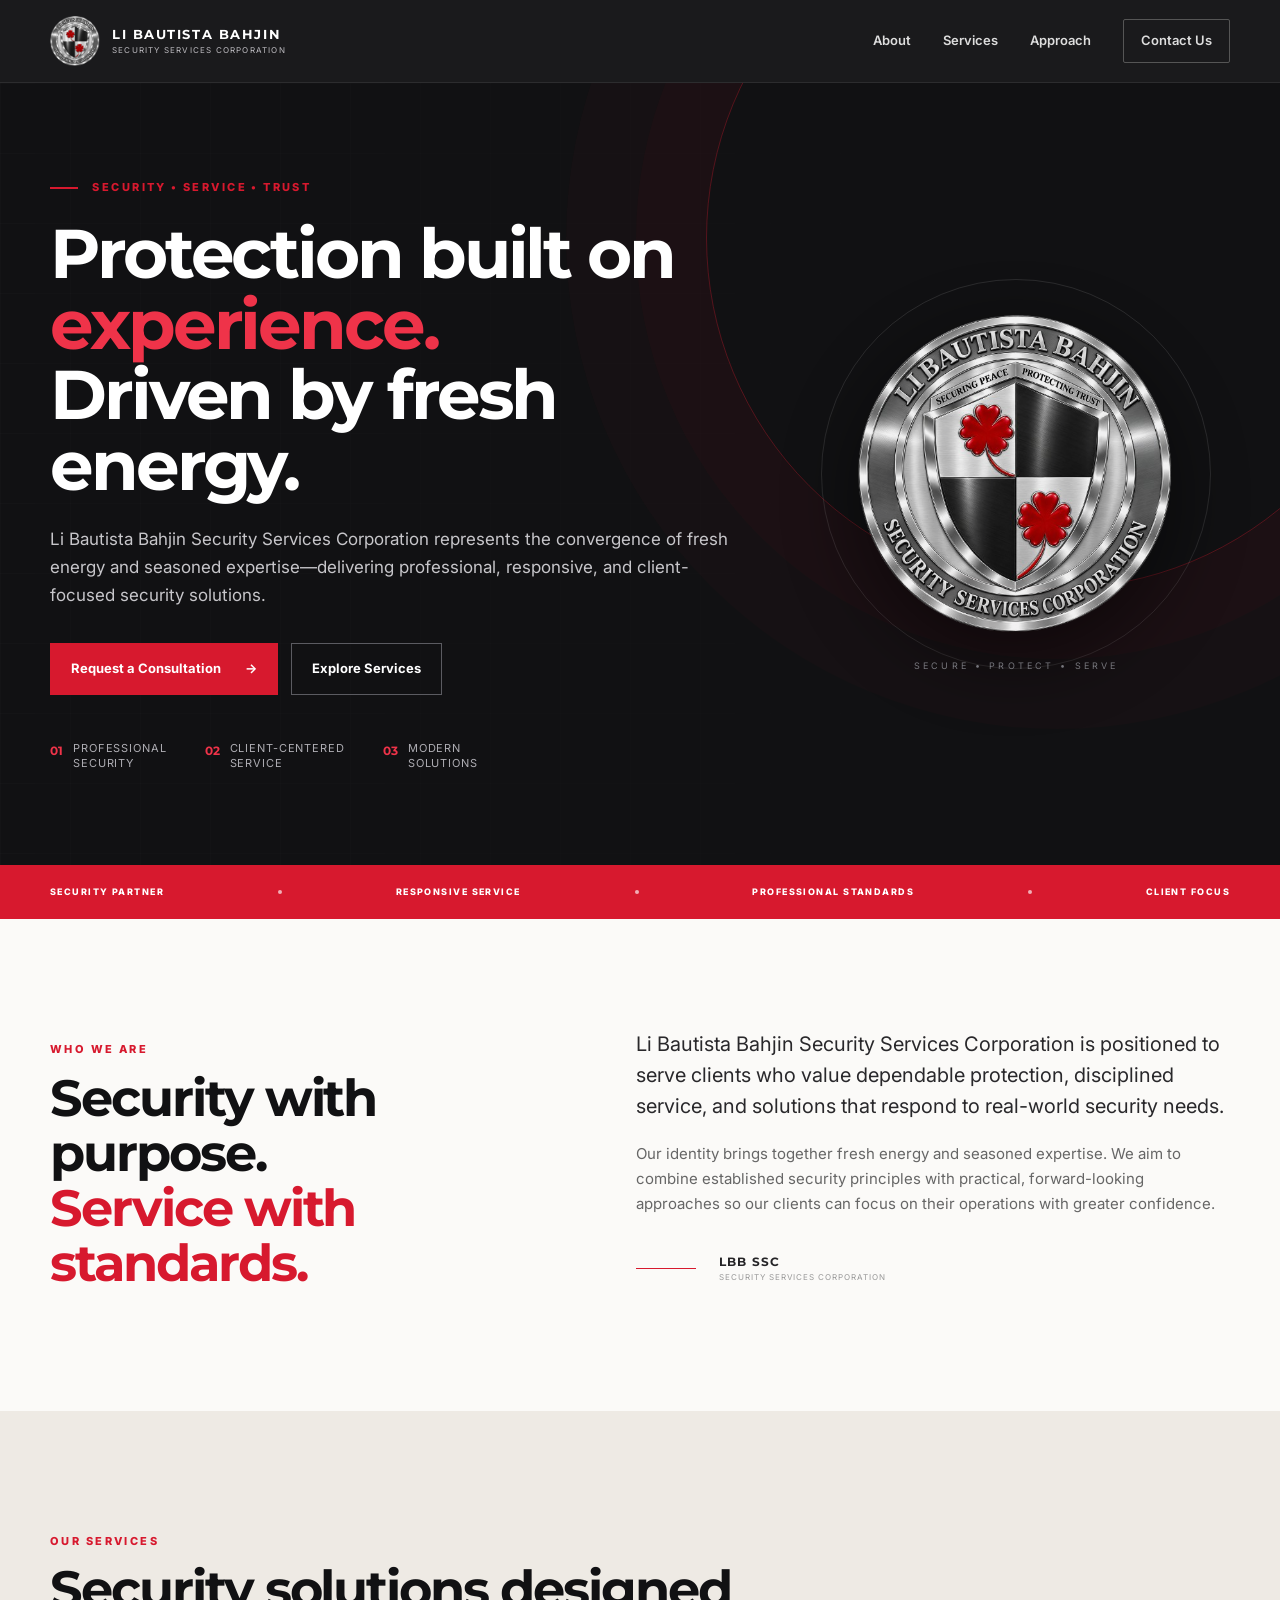
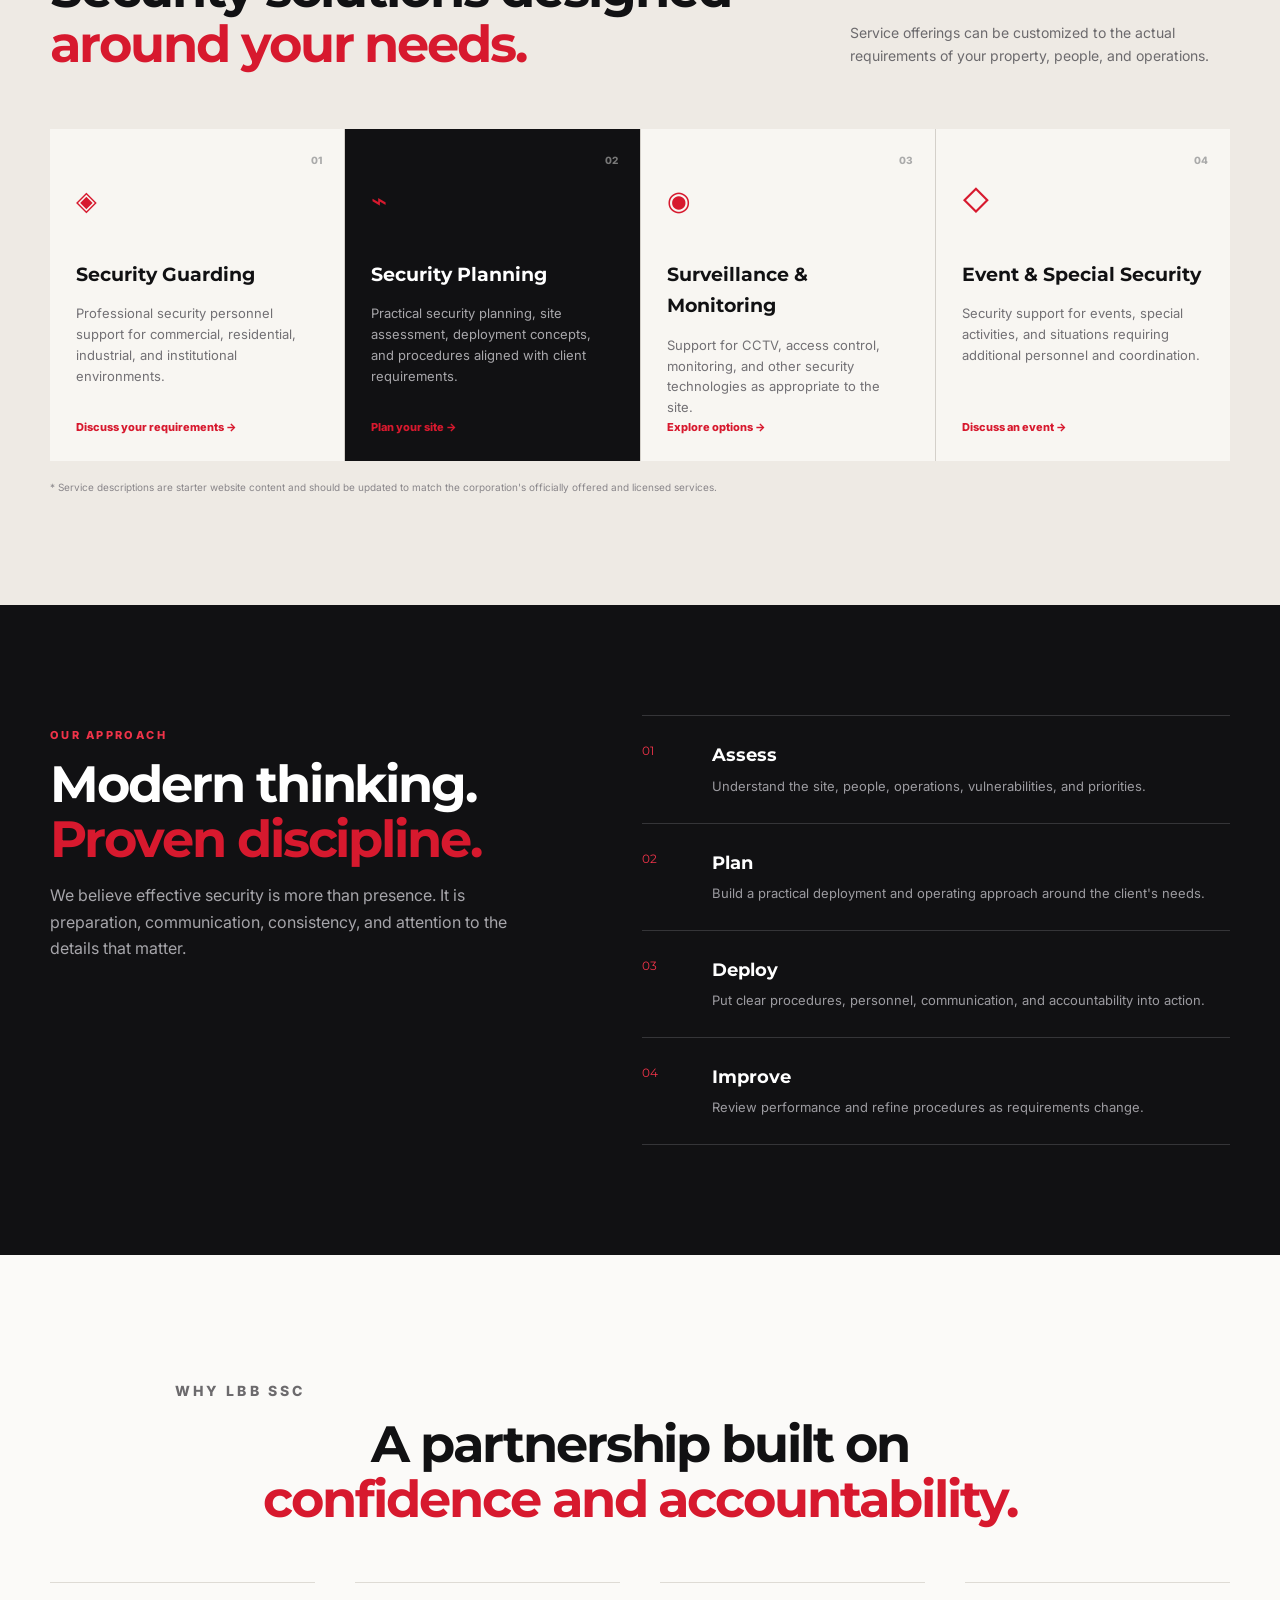
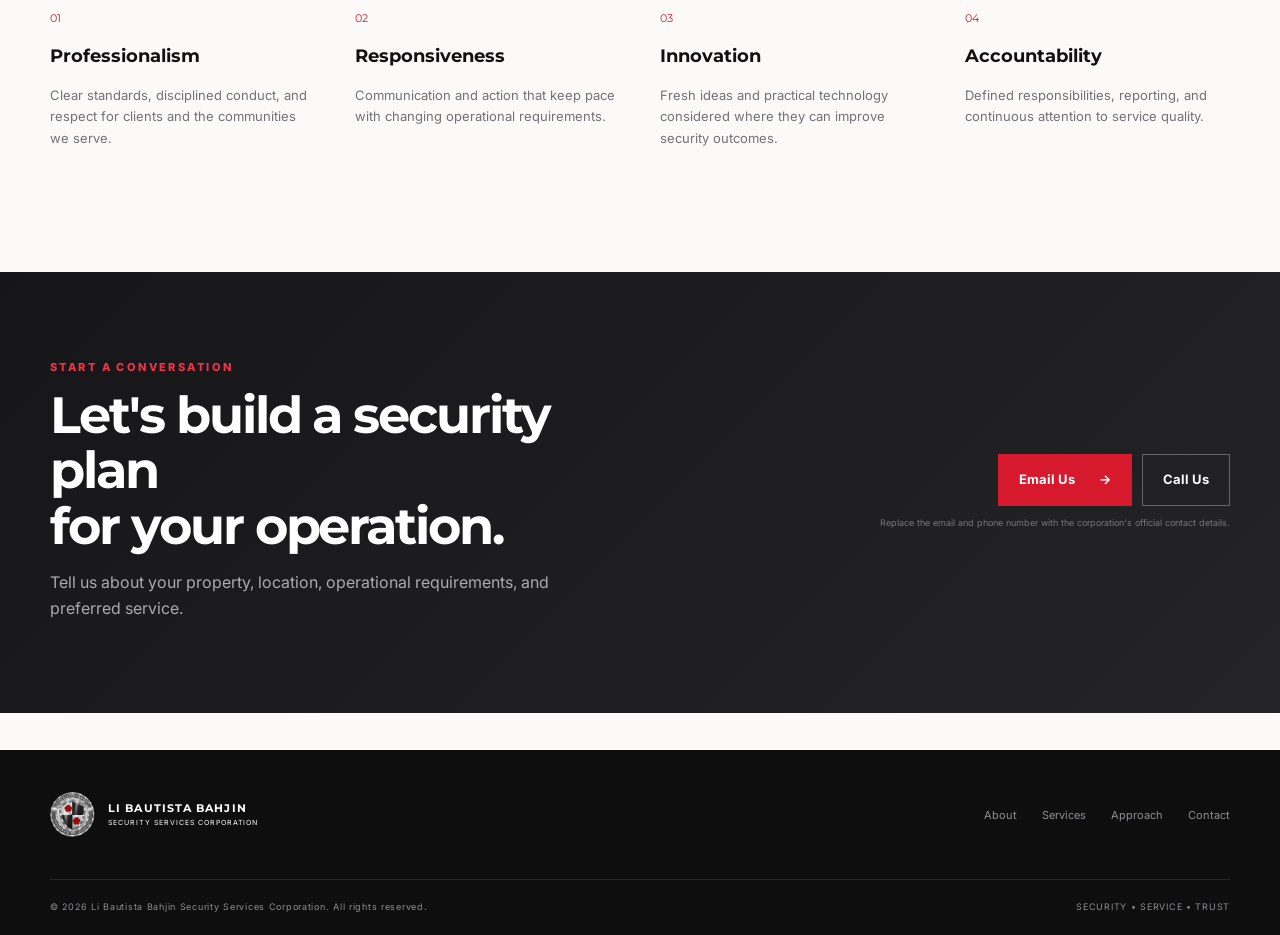
<file: index.html>
<!DOCTYPE html>
<html lang="en">
<head>
  <meta charset="UTF-8">
  <meta name="viewport" content="width=device-width, initial-scale=1.0">
  <meta name="description" content="Li Bautista Bahjin Security Services Corporation — fresh energy, seasoned expertise, and professional security solutions.">
  <title>Li Bautista Bahjin Security Services Corporation</title>
  <link rel="preconnect" href="https://fonts.googleapis.com">
  <link rel="preconnect" href="https://fonts.gstatic.com" crossorigin>
  <link href="https://fonts.googleapis.com/css2?family=Inter:wght@400;500;600;700&family=Montserrat:wght@600;700;800&display=swap" rel="stylesheet">
  <link rel="stylesheet" href="style.css">
</head>
<body>
  <header class="site-header" id="top">
    <div class="container nav-wrap">
      <a class="brand" href="#top" aria-label="LBB Security Services home">
        <img src="./assets/logo.png" alt="Li Bautista Bahjin Security Services Corporation logo">
        <div class="brand-text">
          <strong>LI BAUTISTA BAHJIN</strong>
          <span>SECURITY SERVICES CORPORATION</span>
        </div>
      </a>
      <button class="menu-toggle" aria-label="Open menu" aria-expanded="false">☰</button>
      <nav class="nav">
        <a href="#about">About</a>
        <a href="#services">Services</a>
        <a href="#approach">Approach</a>
        <a href="#contact" class="nav-cta">Contact Us</a>
      </nav>
    </div>
  </header>

  <main>
    <section class="hero">
      <div class="hero-grid"></div>
      <div class="container hero-content">
        <div class="hero-copy">
          <div class="eyebrow"><span></span> SECURITY • SERVICE • TRUST</div>
          <h1>Protection built on <em>experience.</em><br>Driven by fresh energy.</h1>
          <p class="hero-lead">
            Li Bautista Bahjin Security Services Corporation represents the convergence of
            fresh energy and seasoned expertise—delivering professional, responsive, and
            client-focused security solutions.
          </p>
          <div class="hero-actions">
            <a href="#contact" class="btn btn-primary">Request a Consultation <span>→</span></a>
            <a href="#services" class="btn btn-ghost">Explore Services</a>
          </div>
          <div class="hero-points">
            <div><b>01</b><span>Professional<br>Security</span></div>
            <div><b>02</b><span>Client-Centered<br>Service</span></div>
            <div><b>03</b><span>Modern<br>Solutions</span></div>
          </div>
        </div>
        <div class="hero-emblem">
          <div class="emblem-ring"></div>
          <img src="./assets/logo.png" alt="" aria-hidden="true">
          <div class="emblem-caption">SECURE • PROTECT • SERVE</div>
        </div>
      </div>
    </section>

    <section class="trust-strip">
      <div class="container strip-inner">
        <span>SECURITY PARTNER</span><i></i>
        <span>RESPONSIVE SERVICE</span><i></i>
        <span>PROFESSIONAL STANDARDS</span><i></i>
        <span>CLIENT FOCUS</span>
      </div>
    </section>

    <section class="section about" id="about">
      <div class="container two-col">
        <div>
          <p class="section-kicker">WHO WE ARE</p>
          <h2>Security with purpose.<br><span>Service with standards.</span></h2>
        </div>
        <div class="section-copy">
          <p class="lead">
            Li Bautista Bahjin Security Services Corporation is positioned to serve clients
            who value dependable protection, disciplined service, and solutions that respond
            to real-world security needs.
          </p>
          <p>
            Our identity brings together fresh energy and seasoned expertise. We aim to
            combine established security principles with practical, forward-looking
            approaches so our clients can focus on their operations with greater confidence.
          </p>
          <div class="signature-line"><span></span><strong>LBB SSC</strong><small>SECURITY SERVICES CORPORATION</small></div>
        </div>
      </div>
    </section>

    <section class="section services" id="services">
      <div class="container">
        <div class="section-heading">
          <div>
            <p class="section-kicker">OUR SERVICES</p>
            <h2>Security solutions designed<br><span>around your needs.</span></h2>
          </div>
          <p>Service offerings can be customized to the actual requirements of your property, people, and operations.</p>
        </div>
        <div class="service-grid">
          <article class="service-card">
            <div class="service-number">01</div>
            <div class="icon">◈</div>
            <h3>Security Guarding</h3>
            <p>Professional security personnel support for commercial, residential, industrial, and institutional environments.</p>
            <a href="#contact">Discuss your requirements →</a>
          </article>
          <article class="service-card featured">
            <div class="service-number">02</div>
            <div class="icon">⌁</div>
            <h3>Security Planning</h3>
            <p>Practical security planning, site assessment, deployment concepts, and procedures aligned with client requirements.</p>
            <a href="#contact">Plan your site →</a>
          </article>
          <article class="service-card">
            <div class="service-number">03</div>
            <div class="icon">◉</div>
            <h3>Surveillance & Monitoring</h3>
            <p>Support for CCTV, access control, monitoring, and other security technologies as appropriate to the site.</p>
            <a href="#contact">Explore options →</a>
          </article>
          <article class="service-card">
            <div class="service-number">04</div>
            <div class="icon">◇</div>
            <h3>Event & Special Security</h3>
            <p>Security support for events, special activities, and situations requiring additional personnel and coordination.</p>
            <a href="#contact">Discuss an event →</a>
          </article>
        </div>
        <p class="editable-note">* Service descriptions are starter website content and should be updated to match the corporation's officially offered and licensed services.</p>
      </div>
    </section>

    <section class="section dark-section" id="approach">
      <div class="container approach-grid">
        <div class="approach-intro">
          <p class="section-kicker light">OUR APPROACH</p>
          <h2>Modern thinking.<br><span>Proven discipline.</span></h2>
          <p>We believe effective security is more than presence. It is preparation, communication, consistency, and attention to the details that matter.</p>
        </div>
        <div class="principles">
          <div class="principle">
            <span>01</span>
            <div><h3>Assess</h3><p>Understand the site, people, operations, vulnerabilities, and priorities.</p></div>
          </div>
          <div class="principle">
            <span>02</span>
            <div><h3>Plan</h3><p>Build a practical deployment and operating approach around the client's needs.</p></div>
          </div>
          <div class="principle">
            <span>03</span>
            <div><h3>Deploy</h3><p>Put clear procedures, personnel, communication, and accountability into action.</p></div>
          </div>
          <div class="principle">
            <span>04</span>
            <div><h3>Improve</h3><p>Review performance and refine procedures as requirements change.</p></div>
          </div>
        </div>
      </div>
    </section>

    <section class="section values">
      <div class="container">
        <div class="section-heading centered">
          <p class="section-kicker">WHY LBB SSC</p>
          <h2>A partnership built on<br><span>confidence and accountability.</span></h2>
        </div>
        <div class="value-grid">
          <div class="value"><span>01</span><h3>Professionalism</h3><p>Clear standards, disciplined conduct, and respect for clients and the communities we serve.</p></div>
          <div class="value"><span>02</span><h3>Responsiveness</h3><p>Communication and action that keep pace with changing operational requirements.</p></div>
          <div class="value"><span>03</span><h3>Innovation</h3><p>Fresh ideas and practical technology considered where they can improve security outcomes.</p></div>
          <div class="value"><span>04</span><h3>Accountability</h3><p>Defined responsibilities, reporting, and continuous attention to service quality.</p></div>
        </div>
      </div>
    </section>

    <section class="cta-section" id="contact">
      <div class="container cta-box">
        <div>
          <p class="section-kicker light">START A CONVERSATION</p>
          <h2>Let's build a security plan<br>for your operation.</h2>
          <p>Tell us about your property, location, operational requirements, and preferred service.</p>
        </div>
        <div class="contact-actions">
          <a class="btn btn-primary" href="mailto:main@lbbssc.agency">Email Us <span>→</span></a>
          <a class="btn btn-outline-light" href="tel:+639681807085">Call Us</a>
          <small>Replace the email and phone number with the corporation's official contact details.</small>
        </div>
      </div>
    </section>
      <a href="./sub/president.html" class="btn"></a>
      <a href="./sub/vpresident.html" class="btn"></a>
      <a href="./sub/corpsec.html" class="btn"></a>
      <a href="./sub/genman.html" class="btn"></a>
      <a href="./sub/opsman1.html" class="btn"></a>
      <a href="./sub/hr-manager.html" class="btn"></a>
      <a href="./sub/admin1.html" class="btn"></a>
      <a href="./sub/oic.html" class="btn"></a>
      <a href="./sub/opsman2.html" class="btn"></a>
      <a href="./sub/admin2.html" class="btn"></a>
      <a href="./sub/acct.html" class="btn"></a>
  </main>

  <footer>
    <div class="container footer-main">
      <div class="footer-brand">
        <img src="./assets/logo.png" alt="LBB SSC logo">
        <div><strong>LI BAUTISTA BAHJIN</strong><span>SECURITY SERVICES CORPORATION</span></div>
      </div>
      <div class="footer-links">
        <a href="#about">About</a><a href="#services">Services</a><a href="#approach">Approach</a><a href="#contact">Contact</a>
      </div>
    </div>
    <div class="container footer-bottom">
      <span>© <span id="year"></span> Li Bautista Bahjin Security Services Corporation. All rights reserved.</span>
      <span>SECURITY • SERVICE • TRUST</span>
    </div>
  </footer>

  <script src="script.js"></script>
</body>
</html>
</file>
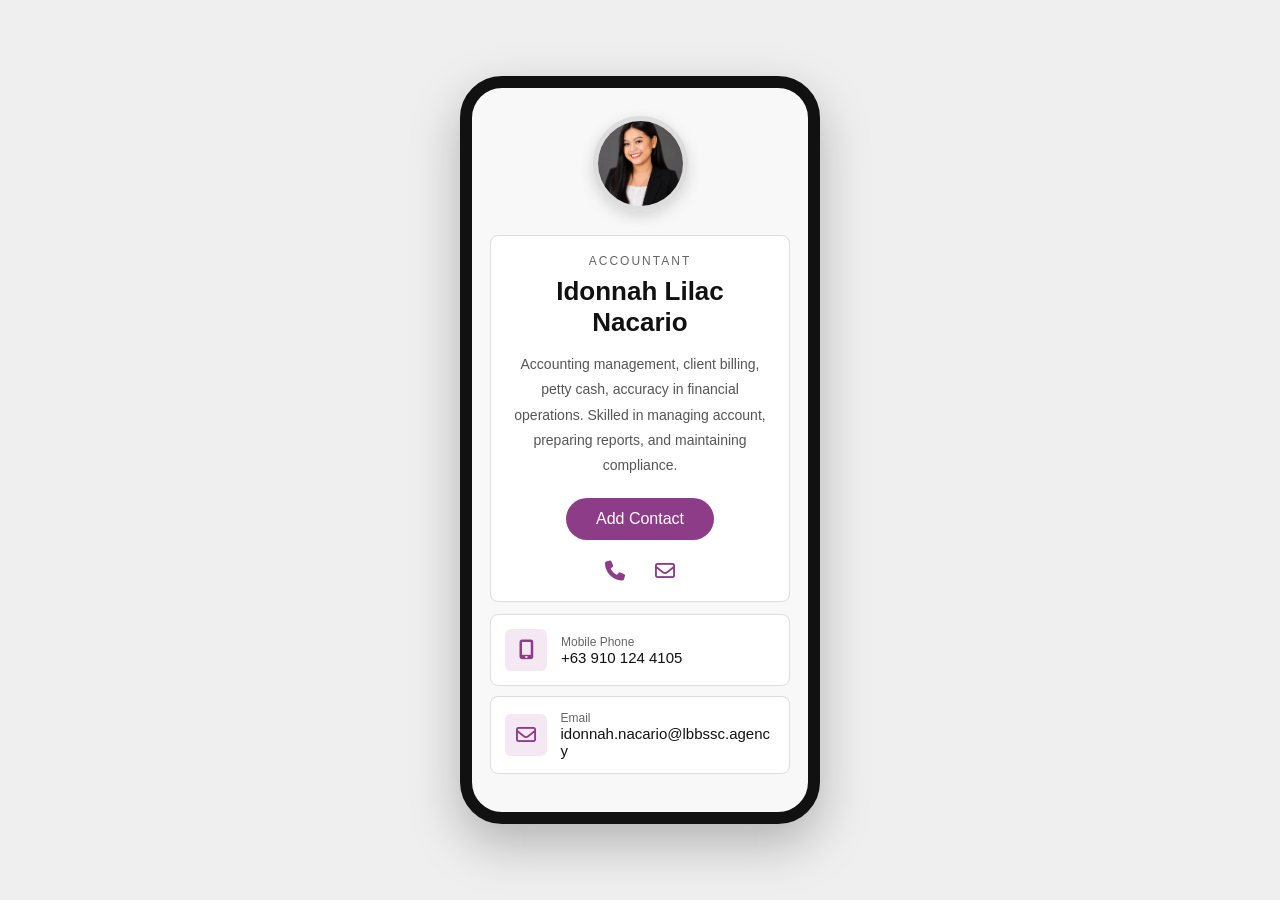
<file: sub/acct.html>
<!DOCTYPE html>
<html lang="en">
<head>
<meta charset="UTF-8">
<meta name="viewport" content="width=device-width, initial-scale=1.0">
<title>Accountant | Idonnah Lilac Nacario</title>

<link rel="stylesheet" href="https://cdnjs.cloudflare.com/ajax/libs/font-awesome/6.5.2/css/all.min.css">

<style>
*{
    margin:0;
    padding:0;
    box-sizing:border-box;
    font-family: "Poppins", sans-serif;
}

body{
    background:#efefef;
    display:flex;
    justify-content:center;
    align-items:center;
    min-height:100vh;
    padding:30px 15px;
}

.phone-frame{
    width:360px;
    background:#f8f8f8;
    border:12px solid #111;
    border-radius:42px;
    padding:28px 18px;
    box-shadow:0 20px 50px rgba(0,0,0,.25);
}

.profile{
    text-align:center;
    margin-bottom:20px;
}

.profile img{
    width:95px;
    height:95px;
    border-radius:50%;
    object-fit:cover;
    border:5px solid #ddd;
    box-shadow:0 5px 15px rgba(0,0,0,.15);
}

.card{
    background:white;
    border:1px solid #ddd;
    border-radius:8px;
    padding:18px;
    text-align:center;
}

.role{
    font-size:12px;
    letter-spacing:2px;
    color:#666;
    text-transform:uppercase;
    margin-bottom:8px;
}

.card h2{
    color:#111;
    font-size:26px;
    line-height:1.2;
    margin-bottom:14px;
}

.card p{
    color:#555;
    font-size:14px;
    line-height:1.8;
    margin-bottom:20px;
}

.btn{
    display:inline-block;
    background:#8d3c88;
    color:white;
    text-decoration:none;
    padding:12px 30px;
    border-radius:30px;
    font-weight:500;
    transition:.3s;
}

.btn:hover{
    background:#6d2d69;
}

.icons{
    display:flex;
    justify-content:center;
    gap:30px;
    margin-top:20px;
}

.icons a{
    color:#8d3c88;
    font-size:20px;
    transition:.3s;
}

.icons a:hover{
    transform:scale(1.15);
}

.info{
    margin-top:12px;
}

.info-box{
    display:flex;
    align-items:center;
    gap:14px;
    background:white;
    border:1px solid #ddd;
    border-radius:8px;
    padding:14px;
    margin-bottom:10px;
}

.icon{
    width:42px;
    height:42px;
    background:#f4e9f3;
    border-radius:6px;
    display:flex;
    align-items:center;
    justify-content:center;
    color:#8d3c88;
    font-size:20px;
}

.label{
    font-size:12px;
    color:#666;
}

.value{
    font-size:15px;
    color:#111;
    word-break:break-word;
}

@media(max-width:420px){
    .phone-frame{
        width:100%;
        border-width:8px;
        border-radius:30px;
    }

    .card h2{
        font-size:22px;
    }
}
</style>
</head>
<body>

<div class="phone-frame">

    <div class="profile">
        <img src="../images/acct.jpg" alt="Iddonah Lilac Nacario">
    </div>

    <div class="card">

        <div class="role">Accountant</div>

        <h2>Idonnah Lilac Nacario</h2>

        <p>
            Accounting management, client billing, petty cash, accuracy in financial operations. Skilled in managing account, preparing reports, and maintaining compliance.
        </p>

        <a href="#contact" class="btn">Add Contact</a>

        <div class="icons">
            <a href="tel:+639101244105"><i class="fa-solid fa-phone"></i></a>
            <a href="mailto:idonnah.nacario@lbbssc.agency">
                <i class="fa-regular fa-envelope"></i>
            </a>
        </div>

    </div>

    <div class="info" id="contact">

        <div class="info-box">
            <div class="icon">
                <i class="fa-solid fa-mobile-screen-button"></i>
            </div>
            <div>
                <div class="label">Mobile Phone</div>
                <div class="value">+63 910 124 4105</div>
            </div>
        </div>

        <div class="info-box">
            <div class="icon">
                <i class="fa-regular fa-envelope"></i>
            </div>
            <div>
                <div class="label">Email</div>
                <div class="value">idonnah.nacario@lbbssc.agency</div>
            </div>
        </div>

    </div>

</div>

</body>
</html>
</file>
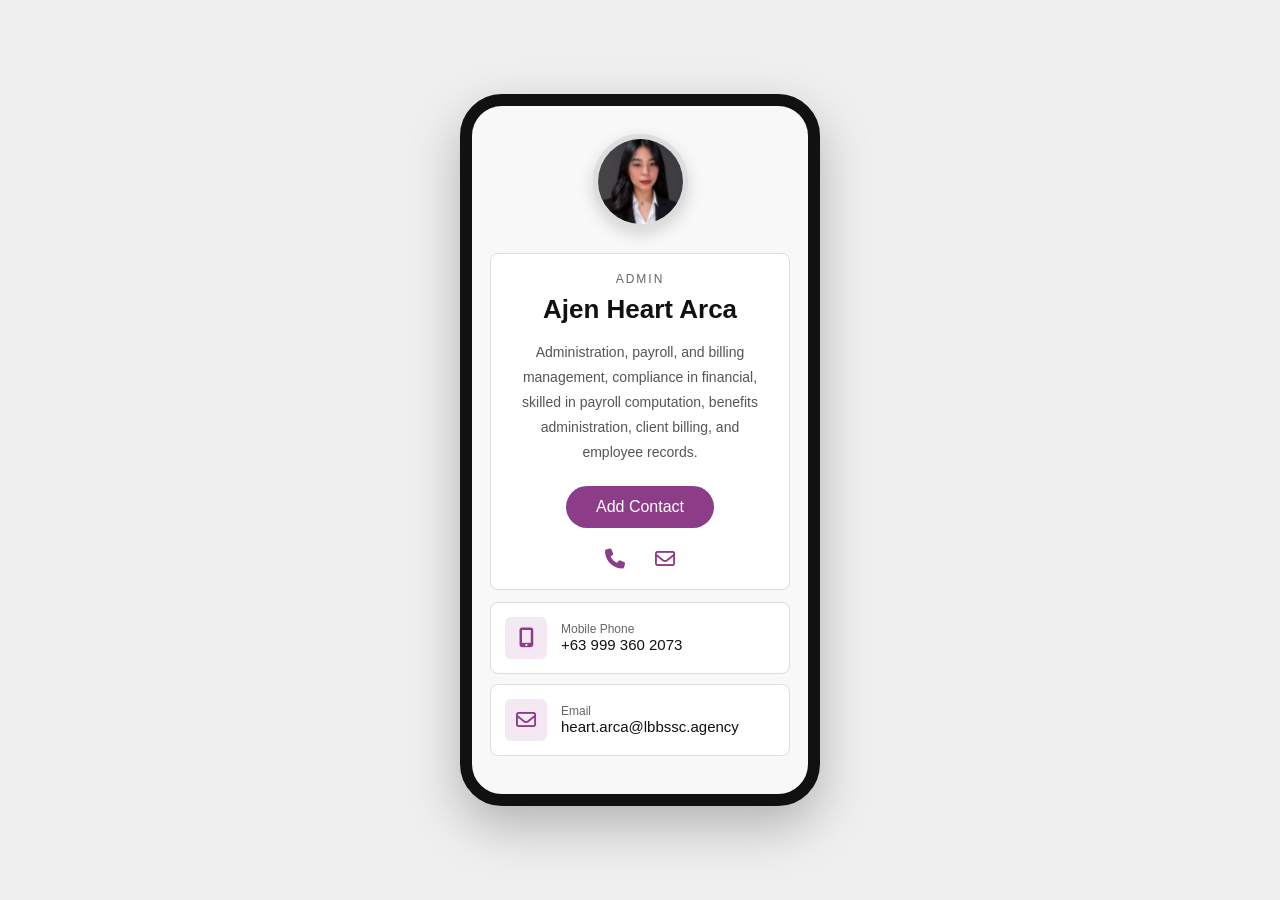
<file: sub/admin1.html>
<!DOCTYPE html>
<html lang="en">
<head>
<meta charset="UTF-8">
<meta name="viewport" content="width=device-width, initial-scale=1.0">
<title>Admin | Ajen Heart Arca</title>

<link rel="stylesheet" href="https://cdnjs.cloudflare.com/ajax/libs/font-awesome/6.5.2/css/all.min.css">

<style>
*{
    margin:0;
    padding:0;
    box-sizing:border-box;
    font-family: "Poppins", sans-serif;
}

body{
    background:#efefef;
    display:flex;
    justify-content:center;
    align-items:center;
    min-height:100vh;
    padding:30px 15px;
}

.phone-frame{
    width:360px;
    background:#f8f8f8;
    border:12px solid #111;
    border-radius:42px;
    padding:28px 18px;
    box-shadow:0 20px 50px rgba(0,0,0,.25);
}

.profile{
    text-align:center;
    margin-bottom:20px;
}

.profile img{
    width:95px;
    height:95px;
    border-radius:50%;
    object-fit:cover;
    border:5px solid #ddd;
    box-shadow:0 5px 15px rgba(0,0,0,.15);
}

.card{
    background:white;
    border:1px solid #ddd;
    border-radius:8px;
    padding:18px;
    text-align:center;
}

.role{
    font-size:12px;
    letter-spacing:2px;
    color:#666;
    text-transform:uppercase;
    margin-bottom:8px;
}

.card h2{
    color:#111;
    font-size:26px;
    line-height:1.2;
    margin-bottom:14px;
}

.card p{
    color:#555;
    font-size:14px;
    line-height:1.8;
    margin-bottom:20px;
}

.btn{
    display:inline-block;
    background:#8d3c88;
    color:white;
    text-decoration:none;
    padding:12px 30px;
    border-radius:30px;
    font-weight:500;
    transition:.3s;
}

.btn:hover{
    background:#6d2d69;
}

.icons{
    display:flex;
    justify-content:center;
    gap:30px;
    margin-top:20px;
}

.icons a{
    color:#8d3c88;
    font-size:20px;
    transition:.3s;
}

.icons a:hover{
    transform:scale(1.15);
}

.info{
    margin-top:12px;
}

.info-box{
    display:flex;
    align-items:center;
    gap:14px;
    background:white;
    border:1px solid #ddd;
    border-radius:8px;
    padding:14px;
    margin-bottom:10px;
}

.icon{
    width:42px;
    height:42px;
    background:#f4e9f3;
    border-radius:6px;
    display:flex;
    align-items:center;
    justify-content:center;
    color:#8d3c88;
    font-size:20px;
}

.label{
    font-size:12px;
    color:#666;
}

.value{
    font-size:15px;
    color:#111;
    word-break:break-word;
}

@media(max-width:420px){
    .phone-frame{
        width:100%;
        border-width:8px;
        border-radius:30px;
    }

    .card h2{
        font-size:22px;
    }
}
</style>
</head>
<body>

<div class="phone-frame">

    <div class="profile">
        <img src="../images/admin1.jpg" alt="Ajen Heart Arca">
    </div>

    <div class="card">

        <div class="role">Admin</div>

        <h2>Ajen Heart Arca</h2>

        <p>
            Administration, payroll, and billing management, compliance in financial, skilled in payroll computation, benefits administration, client billing, and employee records.
        </p>

        <a href="#contact" class="btn">Add Contact</a>

        <div class="icons">
            <a href="tel:+639993602073"><i class="fa-solid fa-phone"></i></a>
            <a href="mailto:heart.arca@lbbssc.agency">
                <i class="fa-regular fa-envelope"></i>
            </a>
        </div>

    </div>

    <div class="info" id="contact">

        <div class="info-box">
            <div class="icon">
                <i class="fa-solid fa-mobile-screen-button"></i>
            </div>
            <div>
                <div class="label">Mobile Phone</div>
                <div class="value">+63 999 360 2073</div>
            </div>
        </div>

        <div class="info-box">
            <div class="icon">
                <i class="fa-regular fa-envelope"></i>
            </div>
            <div>
                <div class="label">Email</div>
                <div class="value">heart.arca@lbbssc.agency</div>
            </div>
        </div>

    </div>

</div>

</body>
</html>
</file>
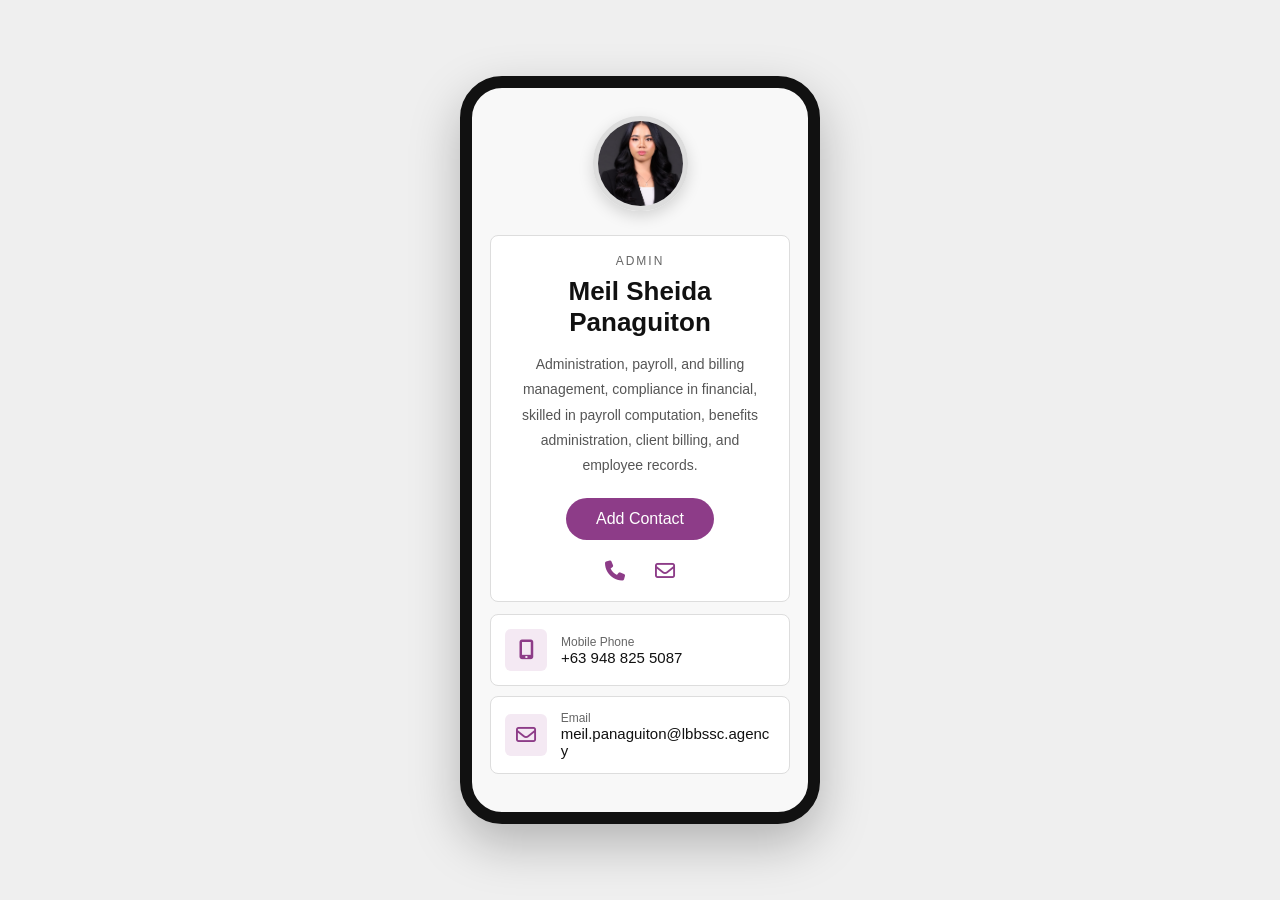
<file: sub/admin2.html>
<!DOCTYPE html>
<html lang="en">
<head>
<meta charset="UTF-8">
<meta name="viewport" content="width=device-width, initial-scale=1.0">
<title>Admin | Meil Sheida Panaguiton</title>

<link rel="stylesheet" href="https://cdnjs.cloudflare.com/ajax/libs/font-awesome/6.5.2/css/all.min.css">

<style>
*{
    margin:0;
    padding:0;
    box-sizing:border-box;
    font-family: "Poppins", sans-serif;
}

body{
    background:#efefef;
    display:flex;
    justify-content:center;
    align-items:center;
    min-height:100vh;
    padding:30px 15px;
}

.phone-frame{
    width:360px;
    background:#f8f8f8;
    border:12px solid #111;
    border-radius:42px;
    padding:28px 18px;
    box-shadow:0 20px 50px rgba(0,0,0,.25);
}

.profile{
    text-align:center;
    margin-bottom:20px;
}

.profile img{
    width:95px;
    height:95px;
    border-radius:50%;
    object-fit:cover;
    border:5px solid #ddd;
    box-shadow:0 5px 15px rgba(0,0,0,.15);
}

.card{
    background:white;
    border:1px solid #ddd;
    border-radius:8px;
    padding:18px;
    text-align:center;
}

.role{
    font-size:12px;
    letter-spacing:2px;
    color:#666;
    text-transform:uppercase;
    margin-bottom:8px;
}

.card h2{
    color:#111;
    font-size:26px;
    line-height:1.2;
    margin-bottom:14px;
}

.card p{
    color:#555;
    font-size:14px;
    line-height:1.8;
    margin-bottom:20px;
}

.btn{
    display:inline-block;
    background:#8d3c88;
    color:white;
    text-decoration:none;
    padding:12px 30px;
    border-radius:30px;
    font-weight:500;
    transition:.3s;
}

.btn:hover{
    background:#6d2d69;
}

.icons{
    display:flex;
    justify-content:center;
    gap:30px;
    margin-top:20px;
}

.icons a{
    color:#8d3c88;
    font-size:20px;
    transition:.3s;
}

.icons a:hover{
    transform:scale(1.15);
}

.info{
    margin-top:12px;
}

.info-box{
    display:flex;
    align-items:center;
    gap:14px;
    background:white;
    border:1px solid #ddd;
    border-radius:8px;
    padding:14px;
    margin-bottom:10px;
}

.icon{
    width:42px;
    height:42px;
    background:#f4e9f3;
    border-radius:6px;
    display:flex;
    align-items:center;
    justify-content:center;
    color:#8d3c88;
    font-size:20px;
}

.label{
    font-size:12px;
    color:#666;
}

.value{
    font-size:15px;
    color:#111;
    word-break:break-word;
}

@media(max-width:420px){
    .phone-frame{
        width:100%;
        border-width:8px;
        border-radius:30px;
    }

    .card h2{
        font-size:22px;
    }
}
</style>
</head>
<body>

<div class="phone-frame">

    <div class="profile">
        <img src="../images/admin2.jpg" alt="Meil Sheida Panaguiton">
    </div>

    <div class="card">

        <div class="role">Admin</div>

        <h2>Meil Sheida Panaguiton</h2>

        <p>
            Administration, payroll, and billing management, compliance in financial, skilled in payroll computation, benefits administration, client billing, and employee records.
        </p>

        <a href="#contact" class="btn">Add Contact</a>

        <div class="icons">
            <a href="tel:+639488255087"><i class="fa-solid fa-phone"></i></a>
            <a href="mailto:meil.panaguiton@lbbssc.agency">
                <i class="fa-regular fa-envelope"></i>
            </a>
        </div>

    </div>

    <div class="info" id="contact">

        <div class="info-box">
            <div class="icon">
                <i class="fa-solid fa-mobile-screen-button"></i>
            </div>
            <div>
                <div class="label">Mobile Phone</div>
                <div class="value">+63 948 825 5087</div>
            </div>
        </div>

        <div class="info-box">
            <div class="icon">
                <i class="fa-regular fa-envelope"></i>
            </div>
            <div>
                <div class="label">Email</div>
                <div class="value">meil.panaguiton@lbbssc.agency</div>
            </div>
        </div>

    </div>

</div>

</body>
</html>
</file>
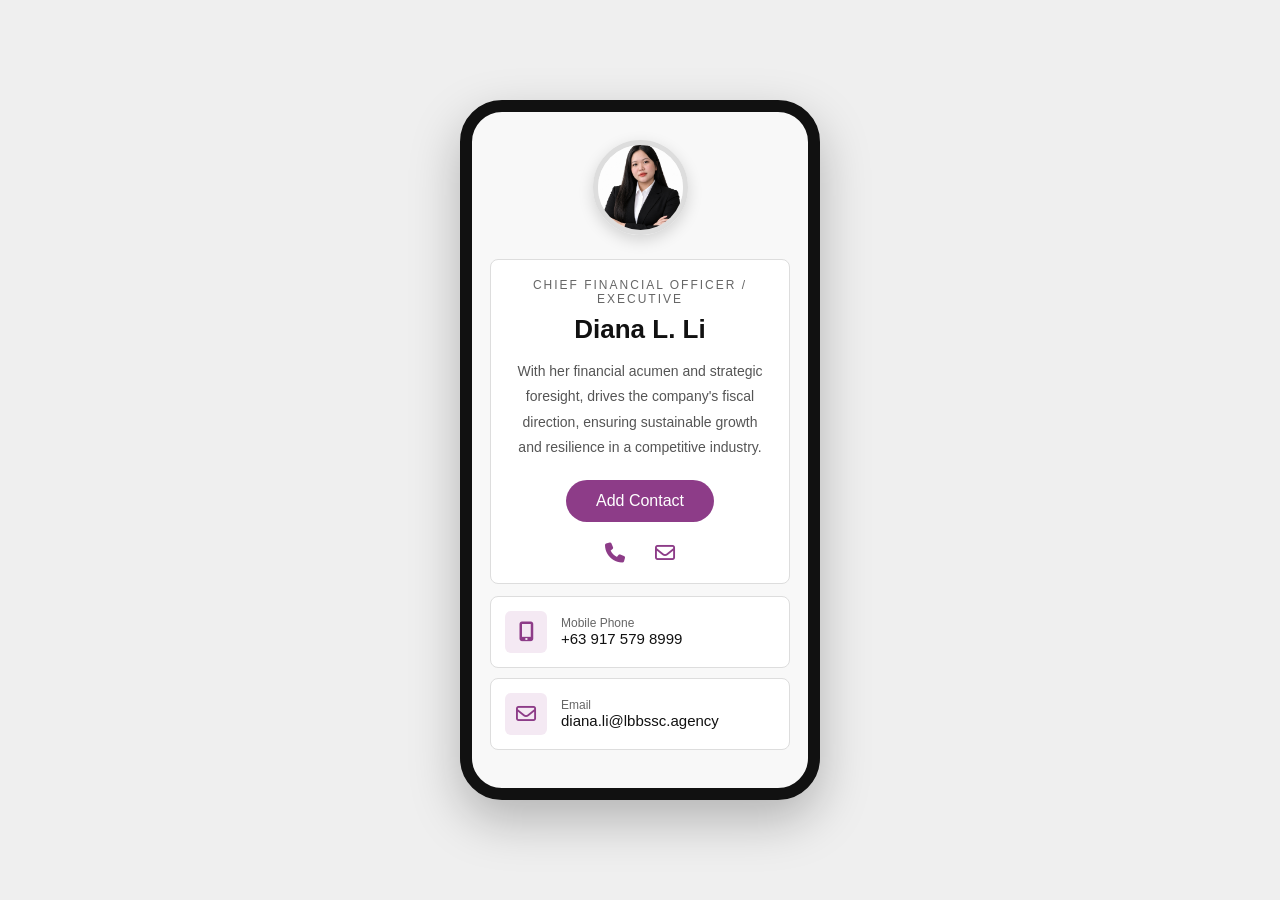
<file: sub/corpsec.html>
<!DOCTYPE html>
<html lang="en">
<head>
<meta charset="UTF-8">
<meta name="viewport" content="width=device-width, initial-scale=1.0">
<title>Chief Financial Officer / Executive | Diana L. Li</title>

<link rel="stylesheet" href="https://cdnjs.cloudflare.com/ajax/libs/font-awesome/6.5.2/css/all.min.css">

<style>
*{
    margin:0;
    padding:0;
    box-sizing:border-box;
    font-family: "Poppins", sans-serif;
}

body{
    background:#efefef;
    display:flex;
    justify-content:center;
    align-items:center;
    min-height:100vh;
    padding:30px 15px;
}

.phone-frame{
    width:360px;
    background:#f8f8f8;
    border:12px solid #111;
    border-radius:42px;
    padding:28px 18px;
    box-shadow:0 20px 50px rgba(0,0,0,.25);
}

.profile{
    text-align:center;
    margin-bottom:20px;
}

.profile img{
    width:95px;
    height:95px;
    border-radius:50%;
    object-fit:cover;
    border:5px solid #ddd;
    box-shadow:0 5px 15px rgba(0,0,0,.15);
}

.card{
    background:white;
    border:1px solid #ddd;
    border-radius:8px;
    padding:18px;
    text-align:center;
}

.role{
    font-size:12px;
    letter-spacing:2px;
    color:#666;
    text-transform:uppercase;
    margin-bottom:8px;
}

.card h2{
    color:#111;
    font-size:26px;
    line-height:1.2;
    margin-bottom:14px;
}

.card p{
    color:#555;
    font-size:14px;
    line-height:1.8;
    margin-bottom:20px;
}

.btn{
    display:inline-block;
    background:#8d3c88;
    color:white;
    text-decoration:none;
    padding:12px 30px;
    border-radius:30px;
    font-weight:500;
    transition:.3s;
}

.btn:hover{
    background:#6d2d69;
}

.icons{
    display:flex;
    justify-content:center;
    gap:30px;
    margin-top:20px;
}

.icons a{
    color:#8d3c88;
    font-size:20px;
    transition:.3s;
}

.icons a:hover{
    transform:scale(1.15);
}

.info{
    margin-top:12px;
}

.info-box{
    display:flex;
    align-items:center;
    gap:14px;
    background:white;
    border:1px solid #ddd;
    border-radius:8px;
    padding:14px;
    margin-bottom:10px;
}

.icon{
    width:42px;
    height:42px;
    background:#f4e9f3;
    border-radius:6px;
    display:flex;
    align-items:center;
    justify-content:center;
    color:#8d3c88;
    font-size:20px;
}

.label{
    font-size:12px;
    color:#666;
}

.value{
    font-size:15px;
    color:#111;
    word-break:break-word;
}

@media(max-width:420px){
    .phone-frame{
        width:100%;
        border-width:8px;
        border-radius:30px;
    }

    .card h2{
        font-size:22px;
    }
}
</style>
</head>
<body>

<div class="phone-frame">

    <div class="profile">
        <img src="../images/corpsec.jpg" alt="Diana L. Li">
    </div>

    <div class="card">

        <div class="role">Chief Financial Officer / Executive</div>

        <h2>Diana L. Li</h2>

        <p>
            With her financial acumen and strategic foresight, drives the company's fiscal direction, ensuring sustainable growth and resilience in a competitive industry.
        </p>

        <a href="#contact" class="btn">Add Contact</a>

        <div class="icons">
            <a href="tel:+639175798999"><i class="fa-solid fa-phone"></i></a>
            <a href="mailto:diana.li@lbbssc.agency">
                <i class="fa-regular fa-envelope"></i>
            </a>
        </div>

    </div>

    <div class="info" id="contact">

        <div class="info-box">
            <div class="icon">
                <i class="fa-solid fa-mobile-screen-button"></i>
            </div>
            <div>
                <div class="label">Mobile Phone</div>
                <div class="value">+63 917 579 8999</div>
            </div>
        </div>

        <div class="info-box">
            <div class="icon">
                <i class="fa-regular fa-envelope"></i>
            </div>
            <div>
                <div class="label">Email</div>
                <div class="value">diana.li@lbbssc.agency</div>
            </div>
        </div>

    </div>

</div>

</body>
</html>
</file>
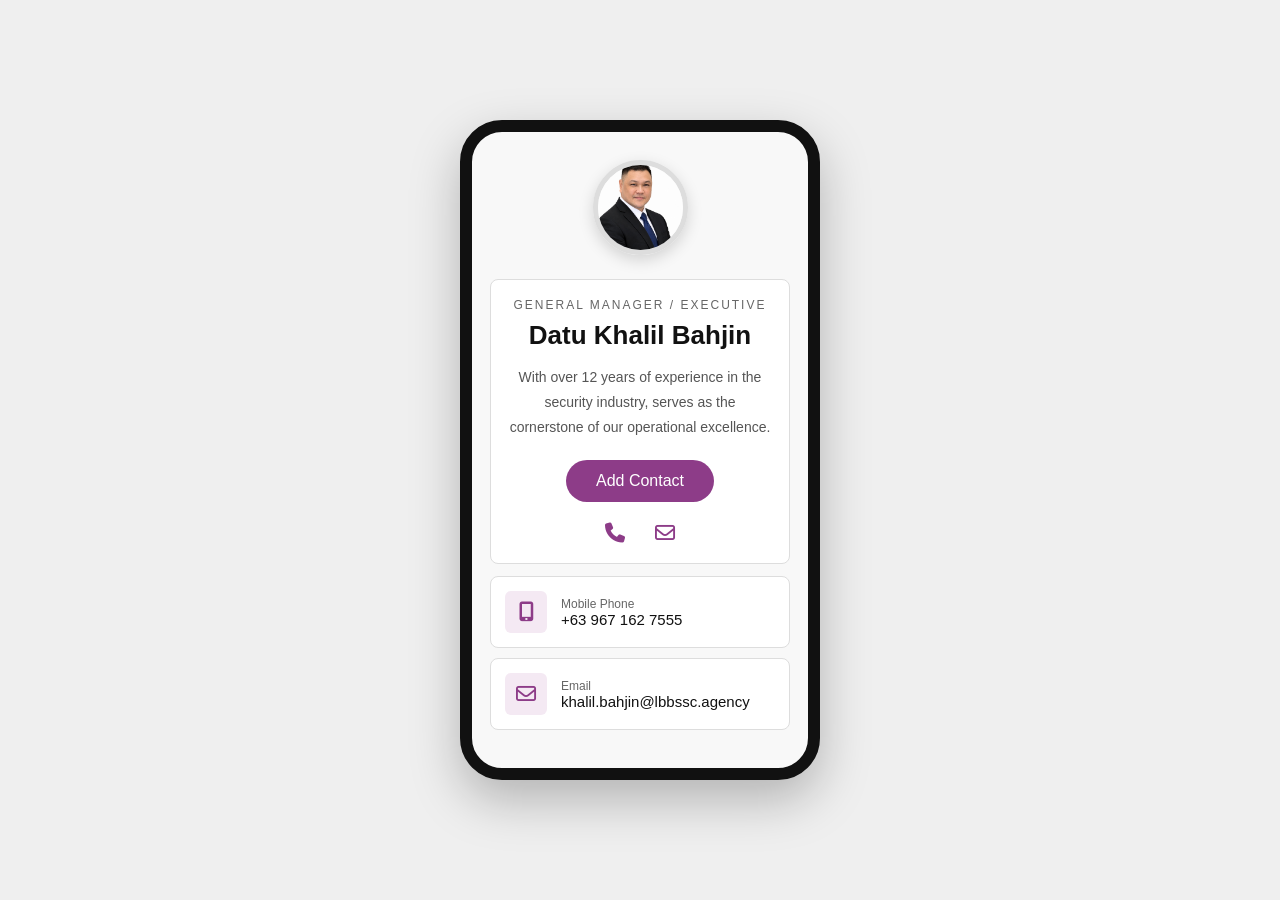
<file: sub/genman.html>
<!DOCTYPE html>
<html lang="en">
<head>
<meta charset="UTF-8">
<meta name="viewport" content="width=device-width, initial-scale=1.0">
<title>General Manager / Executive | Datu Khalil Bahjin</title>

<link rel="stylesheet" href="https://cdnjs.cloudflare.com/ajax/libs/font-awesome/6.5.2/css/all.min.css">

<style>
*{
    margin:0;
    padding:0;
    box-sizing:border-box;
    font-family: "Poppins", sans-serif;
}

body{
    background:#efefef;
    display:flex;
    justify-content:center;
    align-items:center;
    min-height:100vh;
    padding:30px 15px;
}

.phone-frame{
    width:360px;
    background:#f8f8f8;
    border:12px solid #111;
    border-radius:42px;
    padding:28px 18px;
    box-shadow:0 20px 50px rgba(0,0,0,.25);
}

.profile{
    text-align:center;
    margin-bottom:20px;
}

.profile img{
    width:95px;
    height:95px;
    border-radius:50%;
    object-fit:cover;
    border:5px solid #ddd;
    box-shadow:0 5px 15px rgba(0,0,0,.15);
}

.card{
    background:white;
    border:1px solid #ddd;
    border-radius:8px;
    padding:18px;
    text-align:center;
}

.role{
    font-size:12px;
    letter-spacing:2px;
    color:#666;
    text-transform:uppercase;
    margin-bottom:8px;
}

.card h2{
    color:#111;
    font-size:26px;
    line-height:1.2;
    margin-bottom:14px;
}

.card p{
    color:#555;
    font-size:14px;
    line-height:1.8;
    margin-bottom:20px;
}

.btn{
    display:inline-block;
    background:#8d3c88;
    color:white;
    text-decoration:none;
    padding:12px 30px;
    border-radius:30px;
    font-weight:500;
    transition:.3s;
}

.btn:hover{
    background:#6d2d69;
}

.icons{
    display:flex;
    justify-content:center;
    gap:30px;
    margin-top:20px;
}

.icons a{
    color:#8d3c88;
    font-size:20px;
    transition:.3s;
}

.icons a:hover{
    transform:scale(1.15);
}

.info{
    margin-top:12px;
}

.info-box{
    display:flex;
    align-items:center;
    gap:14px;
    background:white;
    border:1px solid #ddd;
    border-radius:8px;
    padding:14px;
    margin-bottom:10px;
}

.icon{
    width:42px;
    height:42px;
    background:#f4e9f3;
    border-radius:6px;
    display:flex;
    align-items:center;
    justify-content:center;
    color:#8d3c88;
    font-size:20px;
}

.label{
    font-size:12px;
    color:#666;
}

.value{
    font-size:15px;
    color:#111;
    word-break:break-word;
}

@media(max-width:420px){
    .phone-frame{
        width:100%;
        border-width:8px;
        border-radius:30px;
    }

    .card h2{
        font-size:22px;
    }
}
</style>
</head>
<body>

<div class="phone-frame">

    <div class="profile">
        <img src="../images/genman.jpg" alt="Datu Khalil Bahjin">
    </div>

    <div class="card">

        <div class="role">General Manager / Executive</div>

        <h2>Datu Khalil Bahjin</h2>

        <p>
            With over 12 years of experience in the security industry, serves as the cornerstone of our operational excellence.
        </p>

        <a href="#contact" class="btn">Add Contact</a>

        <div class="icons">
            <a href="tel:+639671627555"><i class="fa-solid fa-phone"></i></a>
            <a href="mailto:khalil.bahjin@lbbssc.agency">
                <i class="fa-regular fa-envelope"></i>
            </a>
        </div>

    </div>

    <div class="info" id="contact">

        <div class="info-box">
            <div class="icon">
                <i class="fa-solid fa-mobile-screen-button"></i>
            </div>
            <div>
                <div class="label">Mobile Phone</div>
                <div class="value">+63 967 162 7555</div>
            </div>
        </div>

        <div class="info-box">
            <div class="icon">
                <i class="fa-regular fa-envelope"></i>
            </div>
            <div>
                <div class="label">Email</div>
                <div class="value">khalil.bahjin@lbbssc.agency</div>
            </div>
        </div>

    </div>

</div>

</body>
</html>
</file>
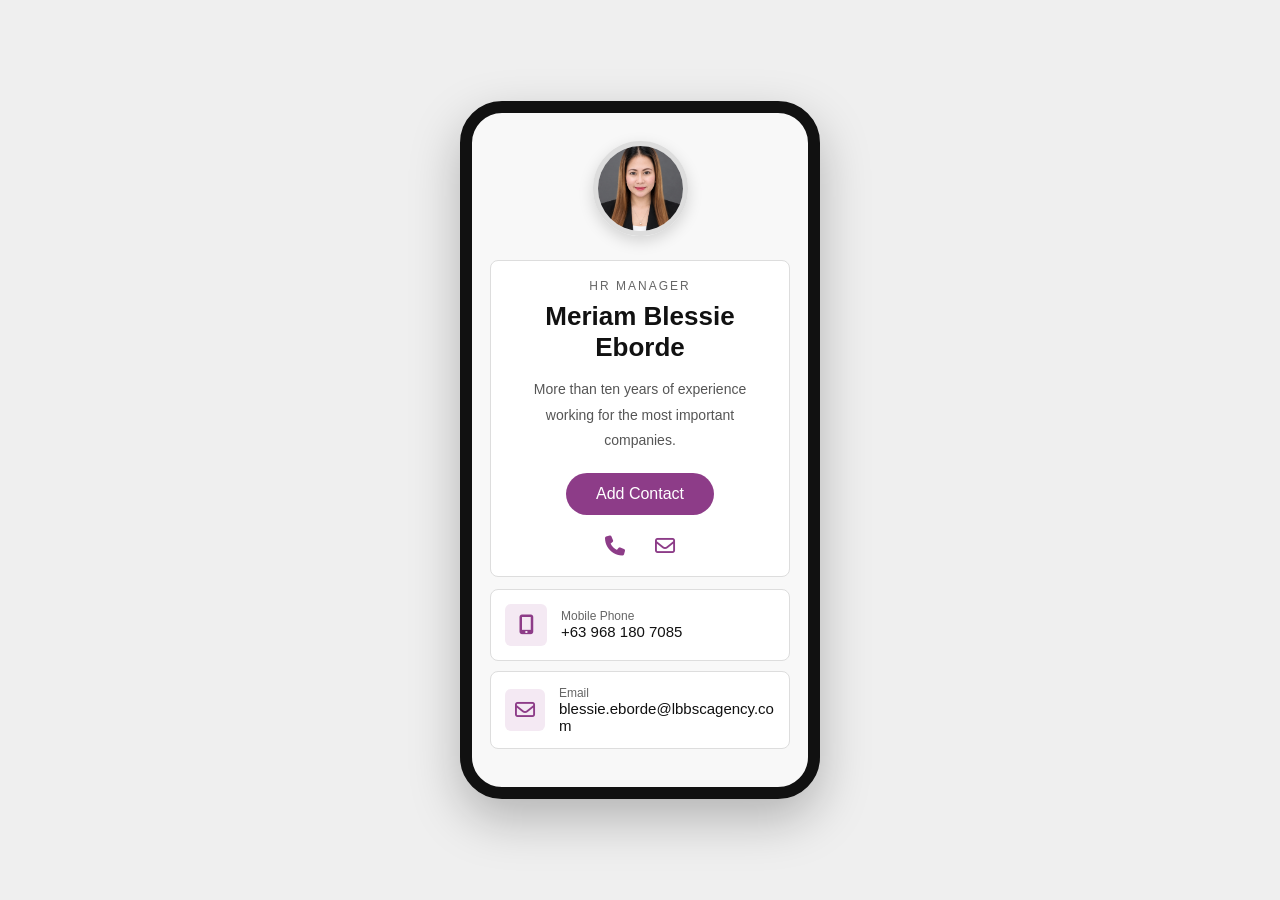
<file: sub/hr-manager.html>
<!DOCTYPE html>
<html lang="en">
<head>
<meta charset="UTF-8">
<meta name="viewport" content="width=device-width, initial-scale=1.0">
<title>HR Manager | Meriam Blessie Eborde</title>

<link rel="stylesheet" href="https://cdnjs.cloudflare.com/ajax/libs/font-awesome/6.5.2/css/all.min.css">

<style>
*{
    margin:0;
    padding:0;
    box-sizing:border-box;
    font-family: "Poppins", sans-serif;
}

body{
    background:#efefef;
    display:flex;
    justify-content:center;
    align-items:center;
    min-height:100vh;
    padding:30px 15px;
}

.phone-frame{
    width:360px;
    background:#f8f8f8;
    border:12px solid #111;
    border-radius:42px;
    padding:28px 18px;
    box-shadow:0 20px 50px rgba(0,0,0,.25);
}

.profile{
    text-align:center;
    margin-bottom:20px;
}

.profile img{
    width:95px;
    height:95px;
    border-radius:50%;
    object-fit:cover;
    border:5px solid #ddd;
    box-shadow:0 5px 15px rgba(0,0,0,.15);
}

.card{
    background:white;
    border:1px solid #ddd;
    border-radius:8px;
    padding:18px;
    text-align:center;
}

.role{
    font-size:12px;
    letter-spacing:2px;
    color:#666;
    text-transform:uppercase;
    margin-bottom:8px;
}

.card h2{
    color:#111;
    font-size:26px;
    line-height:1.2;
    margin-bottom:14px;
}

.card p{
    color:#555;
    font-size:14px;
    line-height:1.8;
    margin-bottom:20px;
}

.btn{
    display:inline-block;
    background:#8d3c88;
    color:white;
    text-decoration:none;
    padding:12px 30px;
    border-radius:30px;
    font-weight:500;
    transition:.3s;
}

.btn:hover{
    background:#6d2d69;
}

.icons{
    display:flex;
    justify-content:center;
    gap:30px;
    margin-top:20px;
}

.icons a{
    color:#8d3c88;
    font-size:20px;
    transition:.3s;
}

.icons a:hover{
    transform:scale(1.15);
}

.info{
    margin-top:12px;
}

.info-box{
    display:flex;
    align-items:center;
    gap:14px;
    background:white;
    border:1px solid #ddd;
    border-radius:8px;
    padding:14px;
    margin-bottom:10px;
}

.icon{
    width:42px;
    height:42px;
    background:#f4e9f3;
    border-radius:6px;
    display:flex;
    align-items:center;
    justify-content:center;
    color:#8d3c88;
    font-size:20px;
}

.label{
    font-size:12px;
    color:#666;
}

.value{
    font-size:15px;
    color:#111;
    word-break:break-word;
}

@media(max-width:420px){
    .phone-frame{
        width:100%;
        border-width:8px;
        border-radius:30px;
    }

    .card h2{
        font-size:22px;
    }
}
</style>
</head>
<body>

<div class="phone-frame">

    <div class="profile">
        <img src="../images/hr-manager.jpg" alt="Meriam Blessie Eborde">
    </div>

    <div class="card">

        <div class="role">HR Manager</div>

        <h2>Meriam Blessie Eborde</h2>

        <p>
            More than ten years of experience working for the most important companies.
        </p>

        <a href="#contact" class="btn">Add Contact</a>

        <div class="icons">
            <a href="tel:+639681807085"><i class="fa-solid fa-phone"></i></a>
            <a href="mailto:blessie.eborde@lbbscagency.com">
                <i class="fa-regular fa-envelope"></i>
            </a>
        </div>

    </div>

    <div class="info" id="contact">

        <div class="info-box">
            <div class="icon">
                <i class="fa-solid fa-mobile-screen-button"></i>
            </div>
            <div>
                <div class="label">Mobile Phone</div>
                <div class="value">+63 968 180 7085</div>
            </div>
        </div>

        <div class="info-box">
            <div class="icon">
                <i class="fa-regular fa-envelope"></i>
            </div>
            <div>
                <div class="label">Email</div>
                <div class="value">blessie.eborde@lbbscagency.com</div>
            </div>
        </div>

    </div>

</div>

</body>
</html>
</file>
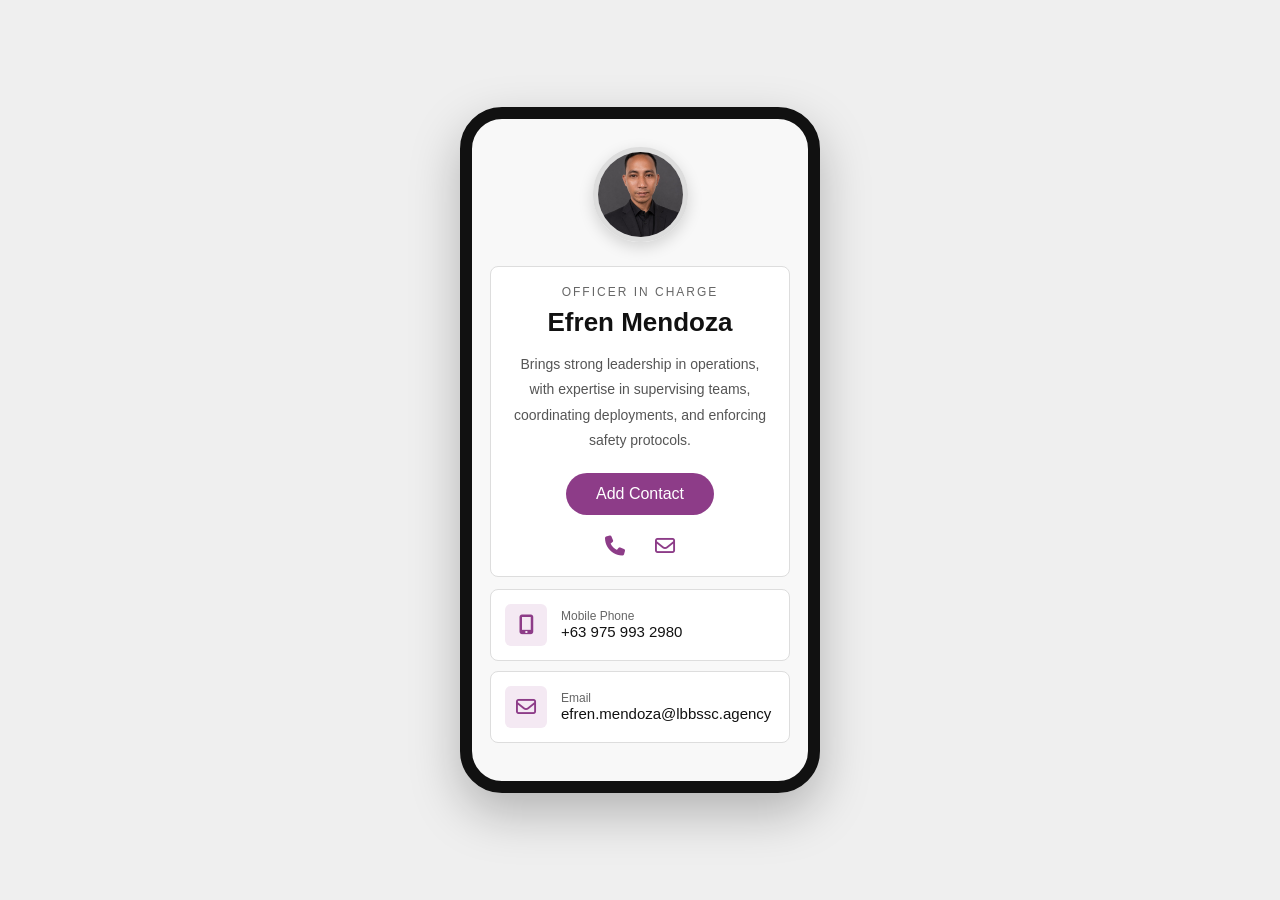
<file: sub/oic.html>
<!DOCTYPE html>
<html lang="en">
<head>
<meta charset="UTF-8">
<meta name="viewport" content="width=device-width, initial-scale=1.0">
<title>Officer in Charge | Efren Mendoza</title>

<link rel="stylesheet" href="https://cdnjs.cloudflare.com/ajax/libs/font-awesome/6.5.2/css/all.min.css">

<style>
*{
    margin:0;
    padding:0;
    box-sizing:border-box;
    font-family: "Poppins", sans-serif;
}

body{
    background:#efefef;
    display:flex;
    justify-content:center;
    align-items:center;
    min-height:100vh;
    padding:30px 15px;
}

.phone-frame{
    width:360px;
    background:#f8f8f8;
    border:12px solid #111;
    border-radius:42px;
    padding:28px 18px;
    box-shadow:0 20px 50px rgba(0,0,0,.25);
}

.profile{
    text-align:center;
    margin-bottom:20px;
}

.profile img{
    width:95px;
    height:95px;
    border-radius:50%;
    object-fit:cover;
    border:5px solid #ddd;
    box-shadow:0 5px 15px rgba(0,0,0,.15);
}

.card{
    background:white;
    border:1px solid #ddd;
    border-radius:8px;
    padding:18px;
    text-align:center;
}

.role{
    font-size:12px;
    letter-spacing:2px;
    color:#666;
    text-transform:uppercase;
    margin-bottom:8px;
}

.card h2{
    color:#111;
    font-size:26px;
    line-height:1.2;
    margin-bottom:14px;
}

.card p{
    color:#555;
    font-size:14px;
    line-height:1.8;
    margin-bottom:20px;
}

.btn{
    display:inline-block;
    background:#8d3c88;
    color:white;
    text-decoration:none;
    padding:12px 30px;
    border-radius:30px;
    font-weight:500;
    transition:.3s;
}

.btn:hover{
    background:#6d2d69;
}

.icons{
    display:flex;
    justify-content:center;
    gap:30px;
    margin-top:20px;
}

.icons a{
    color:#8d3c88;
    font-size:20px;
    transition:.3s;
}

.icons a:hover{
    transform:scale(1.15);
}

.info{
    margin-top:12px;
}

.info-box{
    display:flex;
    align-items:center;
    gap:14px;
    background:white;
    border:1px solid #ddd;
    border-radius:8px;
    padding:14px;
    margin-bottom:10px;
}

.icon{
    width:42px;
    height:42px;
    background:#f4e9f3;
    border-radius:6px;
    display:flex;
    align-items:center;
    justify-content:center;
    color:#8d3c88;
    font-size:20px;
}

.label{
    font-size:12px;
    color:#666;
}

.value{
    font-size:15px;
    color:#111;
    word-break:break-word;
}

@media(max-width:420px){
    .phone-frame{
        width:100%;
        border-width:8px;
        border-radius:30px;
    }

    .card h2{
        font-size:22px;
    }
}
</style>
</head>
<body>

<div class="phone-frame">

    <div class="profile">
        <img src="../images/oic.jpg" alt="Efren Mendoza">
    </div>

    <div class="card">

        <div class="role">Officer in Charge</div>

        <h2>Efren Mendoza</h2>

        <p>
            Brings strong leadership in operations, with expertise in supervising teams, coordinating deployments, and enforcing safety protocols.
        </p>

        <a href="#contact" class="btn">Add Contact</a>

        <div class="icons">
            <a href="tel:+639759932980"><i class="fa-solid fa-phone"></i></a>
            <a href="mailto:efren.mendoza@lbbssc.agency">
                <i class="fa-regular fa-envelope"></i>
            </a>
        </div>

    </div>

    <div class="info" id="contact">

        <div class="info-box">
            <div class="icon">
                <i class="fa-solid fa-mobile-screen-button"></i>
            </div>
            <div>
                <div class="label">Mobile Phone</div>
                <div class="value">+63 975 993 2980</div>
            </div>
        </div>

        <div class="info-box">
            <div class="icon">
                <i class="fa-regular fa-envelope"></i>
            </div>
            <div>
                <div class="label">Email</div>
                <div class="value">efren.mendoza@lbbssc.agency</div>
            </div>
        </div>

    </div>

</div>

</body>
</html>
</file>
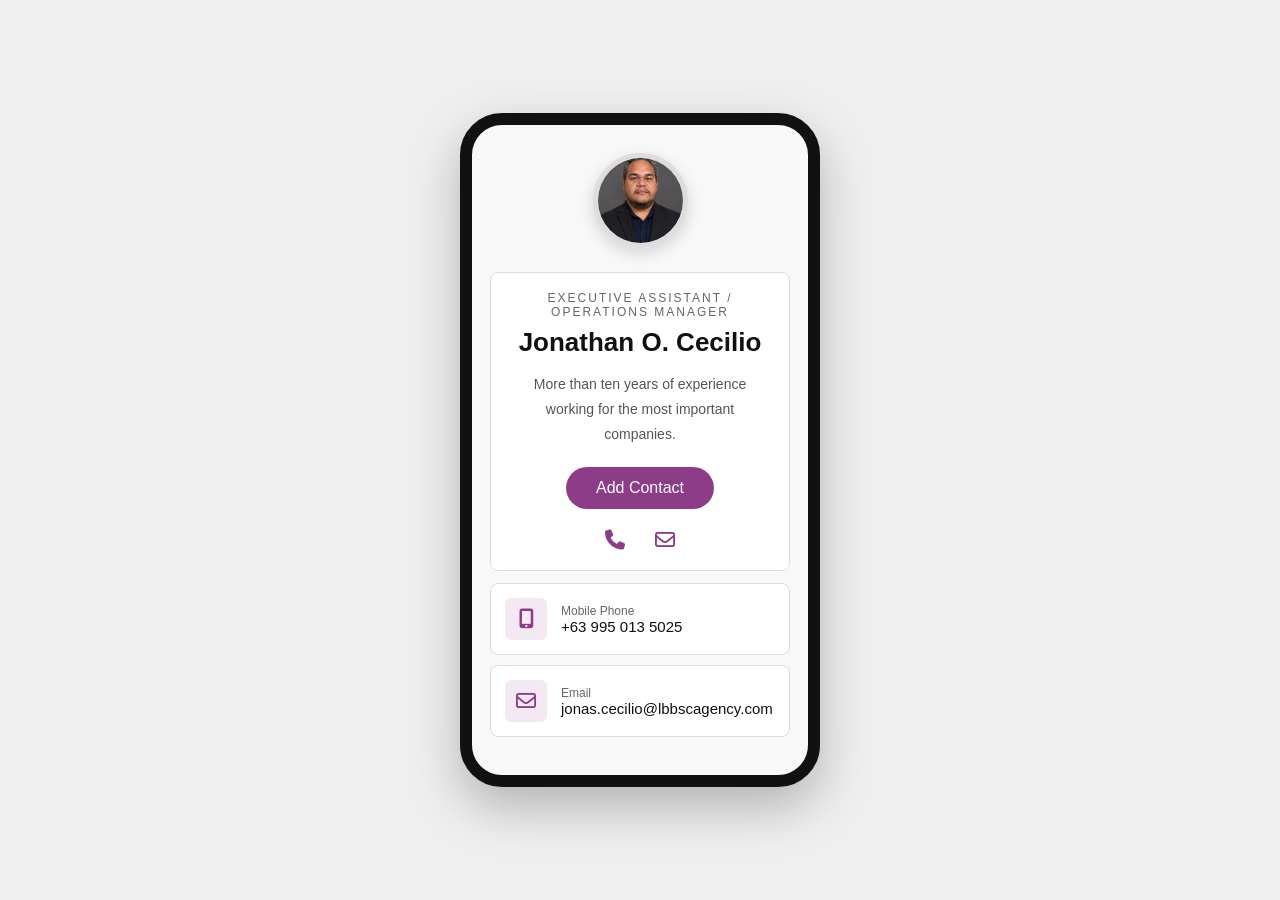
<file: sub/opsman1.html>
<!DOCTYPE html>
<html lang="en">
<head>
<meta charset="UTF-8">
<meta name="viewport" content="width=device-width, initial-scale=1.0">
<title>Executive Assistant / Operations Manager | Jonathan O. Cecilio</title>

<link rel="stylesheet" href="https://cdnjs.cloudflare.com/ajax/libs/font-awesome/6.5.2/css/all.min.css">

<style>
*{
    margin:0;
    padding:0;
    box-sizing:border-box;
    font-family: "Poppins", sans-serif;
}

body{
    background:#efefef;
    display:flex;
    justify-content:center;
    align-items:center;
    min-height:100vh;
    padding:30px 15px;
}

.phone-frame{
    width:360px;
    background:#f8f8f8;
    border:12px solid #111;
    border-radius:42px;
    padding:28px 18px;
    box-shadow:0 20px 50px rgba(0,0,0,.25);
}

.profile{
    text-align:center;
    margin-bottom:20px;
}

.profile img{
    width:95px;
    height:95px;
    border-radius:50%;
    object-fit:cover;
    border:5px solid #ddd;
    box-shadow:0 5px 15px rgba(0,0,0,.15);
}

.card{
    background:white;
    border:1px solid #ddd;
    border-radius:8px;
    padding:18px;
    text-align:center;
}

.role{
    font-size:12px;
    letter-spacing:2px;
    color:#666;
    text-transform:uppercase;
    margin-bottom:8px;
}

.card h2{
    color:#111;
    font-size:26px;
    line-height:1.2;
    margin-bottom:14px;
}

.card p{
    color:#555;
    font-size:14px;
    line-height:1.8;
    margin-bottom:20px;
}

.btn{
    display:inline-block;
    background:#8d3c88;
    color:white;
    text-decoration:none;
    padding:12px 30px;
    border-radius:30px;
    font-weight:500;
    transition:.3s;
}

.btn:hover{
    background:#6d2d69;
}

.icons{
    display:flex;
    justify-content:center;
    gap:30px;
    margin-top:20px;
}

.icons a{
    color:#8d3c88;
    font-size:20px;
    transition:.3s;
}

.icons a:hover{
    transform:scale(1.15);
}

.info{
    margin-top:12px;
}

.info-box{
    display:flex;
    align-items:center;
    gap:14px;
    background:white;
    border:1px solid #ddd;
    border-radius:8px;
    padding:14px;
    margin-bottom:10px;
}

.icon{
    width:42px;
    height:42px;
    background:#f4e9f3;
    border-radius:6px;
    display:flex;
    align-items:center;
    justify-content:center;
    color:#8d3c88;
    font-size:20px;
}

.label{
    font-size:12px;
    color:#666;
}

.value{
    font-size:15px;
    color:#111;
    word-break:break-word;
}

@media(max-width:420px){
    .phone-frame{
        width:100%;
        border-width:8px;
        border-radius:30px;
    }

    .card h2{
        font-size:22px;
    }
}
</style>
</head>
<body>

<div class="phone-frame">

    <div class="profile">
        <img src="../images/opsman1.jpg" alt="Jonathan O. Cecilio">
    </div>

    <div class="card">

        <div class="role">Executive Assistant / Operations Manager</div>

        <h2>Jonathan O. Cecilio</h2>

        <p>
            More than ten years of experience working for the most important companies.
        </p>

        <a href="#contact" class="btn">Add Contact</a>

        <div class="icons">
            <a href="tel:+639950135025"><i class="fa-solid fa-phone"></i></a>
            <a href="mailto:jonas.cecilio@lbbscagency.com">
                <i class="fa-regular fa-envelope"></i>
            </a>
        </div>

    </div>

    <div class="info" id="contact">

        <div class="info-box">
            <div class="icon">
                <i class="fa-solid fa-mobile-screen-button"></i>
            </div>
            <div>
                <div class="label">Mobile Phone</div>
                <div class="value">+63 995 013 5025</div>
            </div>
        </div>

        <div class="info-box">
            <div class="icon">
                <i class="fa-regular fa-envelope"></i>
            </div>
            <div>
                <div class="label">Email</div>
                <div class="value">jonas.cecilio@lbbscagency.com</div>
            </div>
        </div>

    </div>

</div>

</body>
</html>
</file>
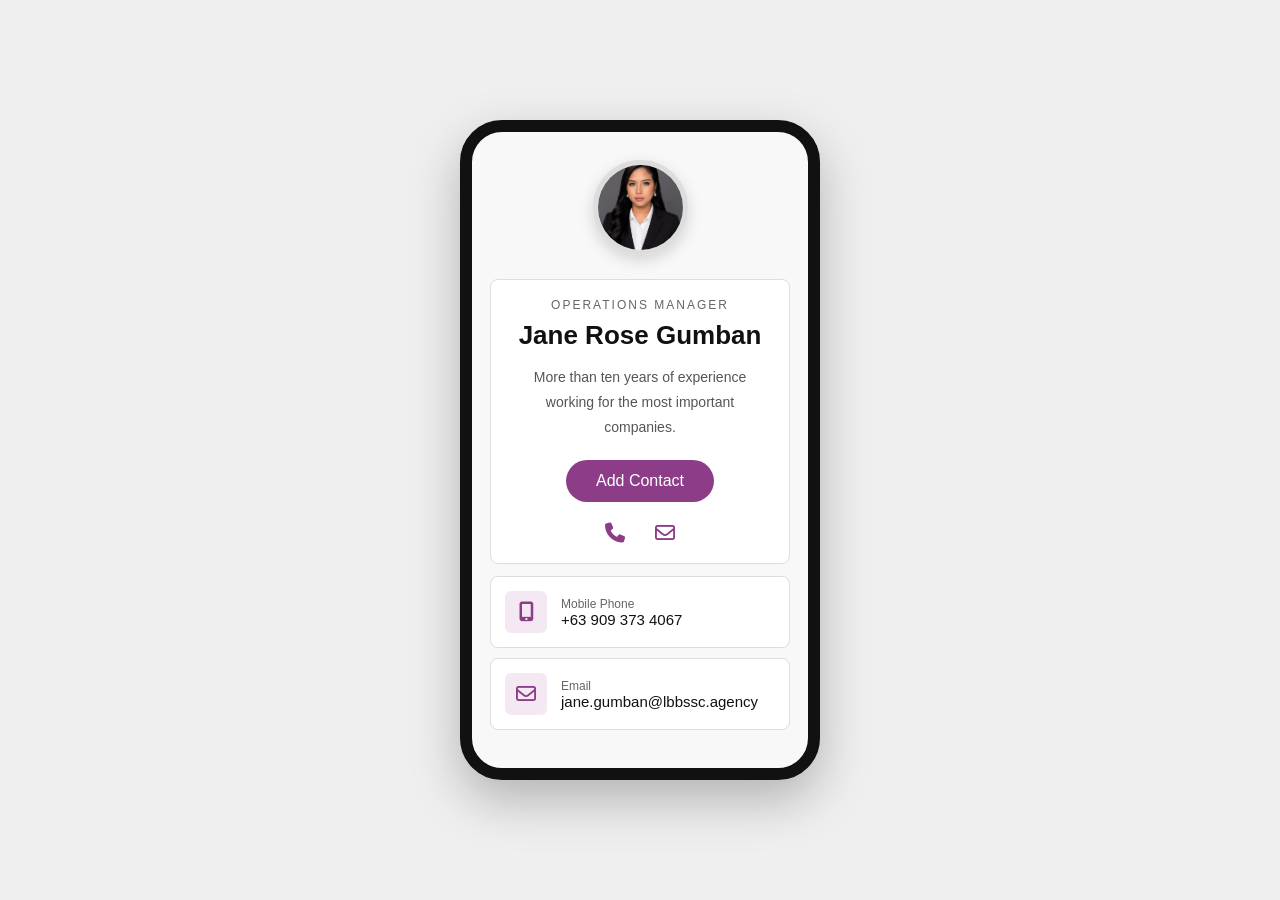
<file: sub/opsman2.html>
<!DOCTYPE html>
<html lang="en">
<head>
<meta charset="UTF-8">
<meta name="viewport" content="width=device-width, initial-scale=1.0">
<title>Operations Manager | Jane Rose Gumban</title>

<link rel="stylesheet" href="https://cdnjs.cloudflare.com/ajax/libs/font-awesome/6.5.2/css/all.min.css">

<style>
*{
    margin:0;
    padding:0;
    box-sizing:border-box;
    font-family: "Poppins", sans-serif;
}

body{
    background:#efefef;
    display:flex;
    justify-content:center;
    align-items:center;
    min-height:100vh;
    padding:30px 15px;
}

.phone-frame{
    width:360px;
    background:#f8f8f8;
    border:12px solid #111;
    border-radius:42px;
    padding:28px 18px;
    box-shadow:0 20px 50px rgba(0,0,0,.25);
}

.profile{
    text-align:center;
    margin-bottom:20px;
}

.profile img{
    width:95px;
    height:95px;
    border-radius:50%;
    object-fit:cover;
    border:5px solid #ddd;
    box-shadow:0 5px 15px rgba(0,0,0,.15);
}

.card{
    background:white;
    border:1px solid #ddd;
    border-radius:8px;
    padding:18px;
    text-align:center;
}

.role{
    font-size:12px;
    letter-spacing:2px;
    color:#666;
    text-transform:uppercase;
    margin-bottom:8px;
}

.card h2{
    color:#111;
    font-size:26px;
    line-height:1.2;
    margin-bottom:14px;
}

.card p{
    color:#555;
    font-size:14px;
    line-height:1.8;
    margin-bottom:20px;
}

.btn{
    display:inline-block;
    background:#8d3c88;
    color:white;
    text-decoration:none;
    padding:12px 30px;
    border-radius:30px;
    font-weight:500;
    transition:.3s;
}

.btn:hover{
    background:#6d2d69;
}

.icons{
    display:flex;
    justify-content:center;
    gap:30px;
    margin-top:20px;
}

.icons a{
    color:#8d3c88;
    font-size:20px;
    transition:.3s;
}

.icons a:hover{
    transform:scale(1.15);
}

.info{
    margin-top:12px;
}

.info-box{
    display:flex;
    align-items:center;
    gap:14px;
    background:white;
    border:1px solid #ddd;
    border-radius:8px;
    padding:14px;
    margin-bottom:10px;
}

.icon{
    width:42px;
    height:42px;
    background:#f4e9f3;
    border-radius:6px;
    display:flex;
    align-items:center;
    justify-content:center;
    color:#8d3c88;
    font-size:20px;
}

.label{
    font-size:12px;
    color:#666;
}

.value{
    font-size:15px;
    color:#111;
    word-break:break-word;
}

@media(max-width:420px){
    .phone-frame{
        width:100%;
        border-width:8px;
        border-radius:30px;
    }

    .card h2{
        font-size:22px;
    }
}
</style>
</head>
<body>

<div class="phone-frame">

    <div class="profile">
        <img src="../images/opsman2.jpg" alt="Jane Rose Gumban">
    </div>

    <div class="card">

        <div class="role">Operations Manager</div>

        <h2>Jane Rose Gumban</h2>

        <p>
            More than ten years of experience working for the most important companies.
        </p>

        <a href="#contact" class="btn">Add Contact</a>

        <div class="icons">
            <a href="tel:+639093734067"><i class="fa-solid fa-phone"></i></a>
            <a href="mailto:jane.gumban@lbbssc.agency">
                <i class="fa-regular fa-envelope"></i>
            </a>
        </div>

    </div>

    <div class="info" id="contact">

        <div class="info-box">
            <div class="icon">
                <i class="fa-solid fa-mobile-screen-button"></i>
            </div>
            <div>
                <div class="label">Mobile Phone</div>
                <div class="value">+63 909 373 4067</div>
            </div>
        </div>

        <div class="info-box">
            <div class="icon">
                <i class="fa-regular fa-envelope"></i>
            </div>
            <div>
                <div class="label">Email</div>
                <div class="value">jane.gumban@lbbssc.agency</div>
            </div>
        </div>

    </div>

</div>

</body>
</html>
</file>
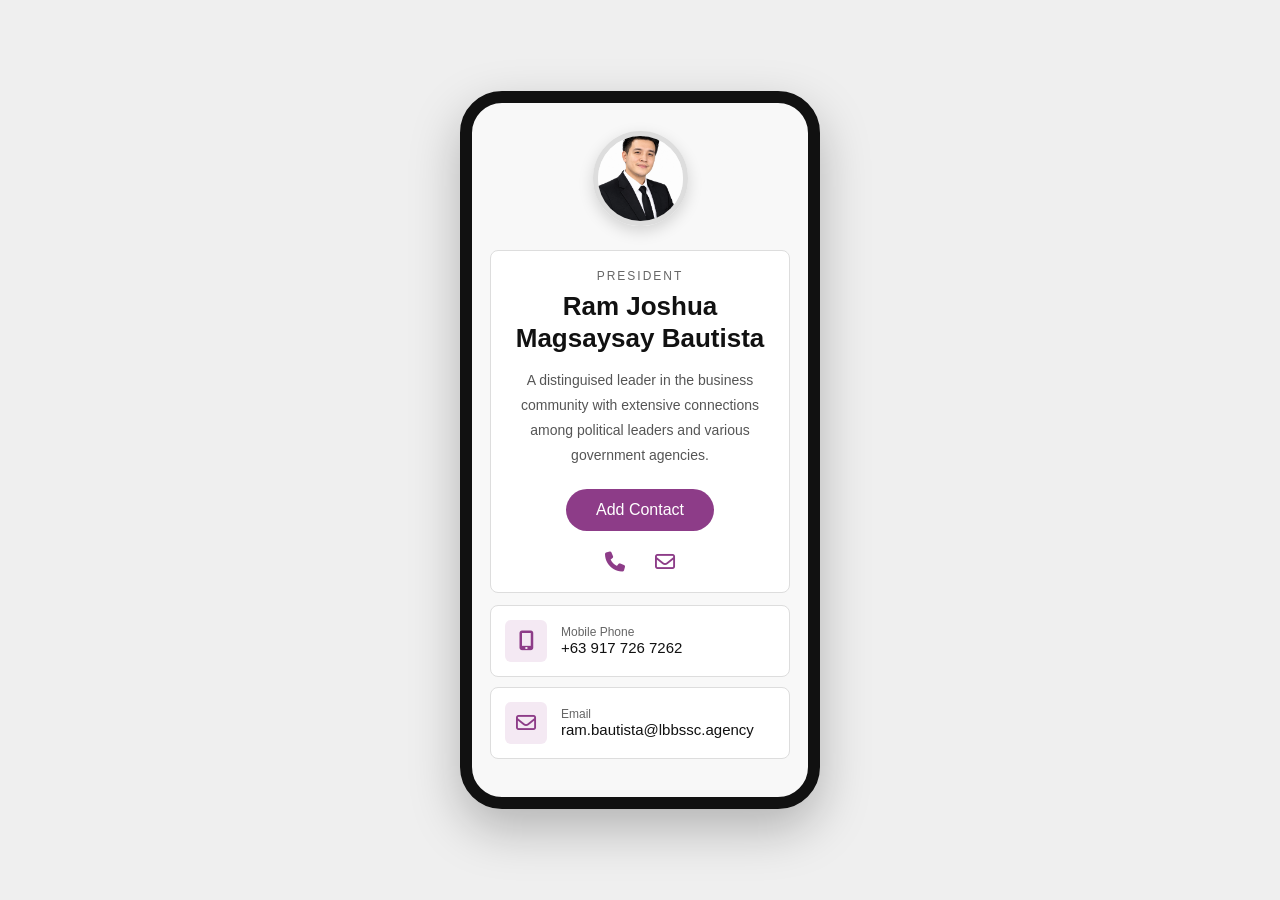
<file: sub/president.html>
<!DOCTYPE html>
<html lang="en">
<head>
<meta charset="UTF-8">
<meta name="viewport" content="width=device-width, initial-scale=1.0">
<title>President | Ram Joshua Magsaysay Bautista</title>

<link rel="stylesheet" href="https://cdnjs.cloudflare.com/ajax/libs/font-awesome/6.5.2/css/all.min.css">

<style>
*{
    margin:0;
    padding:0;
    box-sizing:border-box;
    font-family: "Poppins", sans-serif;
}

body{
    background:#efefef;
    display:flex;
    justify-content:center;
    align-items:center;
    min-height:100vh;
    padding:30px 15px;
}

.phone-frame{
    width:360px;
    background:#f8f8f8;
    border:12px solid #111;
    border-radius:42px;
    padding:28px 18px;
    box-shadow:0 20px 50px rgba(0,0,0,.25);
}

.profile{
    text-align:center;
    margin-bottom:20px;
}

.profile img{
    width:95px;
    height:95px;
    border-radius:50%;
    object-fit:cover;
    border:5px solid #ddd;
    box-shadow:0 5px 15px rgba(0,0,0,.15);
}

.card{
    background:white;
    border:1px solid #ddd;
    border-radius:8px;
    padding:18px;
    text-align:center;
}

.role{
    font-size:12px;
    letter-spacing:2px;
    color:#666;
    text-transform:uppercase;
    margin-bottom:8px;
}

.card h2{
    color:#111;
    font-size:26px;
    line-height:1.2;
    margin-bottom:14px;
}

.card p{
    color:#555;
    font-size:14px;
    line-height:1.8;
    margin-bottom:20px;
}

.btn{
    display:inline-block;
    background:#8d3c88;
    color:white;
    text-decoration:none;
    padding:12px 30px;
    border-radius:30px;
    font-weight:500;
    transition:.3s;
}

.btn:hover{
    background:#6d2d69;
}

.icons{
    display:flex;
    justify-content:center;
    gap:30px;
    margin-top:20px;
}

.icons a{
    color:#8d3c88;
    font-size:20px;
    transition:.3s;
}

.icons a:hover{
    transform:scale(1.15);
}

.info{
    margin-top:12px;
}

.info-box{
    display:flex;
    align-items:center;
    gap:14px;
    background:white;
    border:1px solid #ddd;
    border-radius:8px;
    padding:14px;
    margin-bottom:10px;
}

.icon{
    width:42px;
    height:42px;
    background:#f4e9f3;
    border-radius:6px;
    display:flex;
    align-items:center;
    justify-content:center;
    color:#8d3c88;
    font-size:20px;
}

.label{
    font-size:12px;
    color:#666;
}

.value{
    font-size:15px;
    color:#111;
    word-break:break-word;
}

@media(max-width:420px){
    .phone-frame{
        width:100%;
        border-width:8px;
        border-radius:30px;
    }

    .card h2{
        font-size:22px;
    }
}
</style>
</head>
<body>

<div class="phone-frame">

    <div class="profile">
        <img src="../images/president.jpg" alt="Ram Joshua Magsaysay Bautista">
    </div>

    <div class="card">

        <div class="role">President</div>

        <h2>Ram Joshua Magsaysay Bautista</h2>

        <p>
            A distinguised leader in the business community with extensive connections among political leaders and various government agencies.
        </p>

        <a href="#contact" class="btn">Add Contact</a>

        <div class="icons">
            <a href="tel:+639177267262"><i class="fa-solid fa-phone"></i></a>
            <a href="mailto:ram.bautista@lbbssc.agency">
                <i class="fa-regular fa-envelope"></i>
            </a>
        </div>

    </div>

    <div class="info" id="contact">

        <div class="info-box">
            <div class="icon">
                <i class="fa-solid fa-mobile-screen-button"></i>
            </div>
            <div>
                <div class="label">Mobile Phone</div>
                <div class="value">+63 917 726 7262</div>
            </div>
        </div>

        <div class="info-box">
            <div class="icon">
                <i class="fa-regular fa-envelope"></i>
            </div>
            <div>
                <div class="label">Email</div>
                <div class="value">ram.bautista@lbbssc.agency</div>
            </div>
        </div>

    </div>

</div>

</body>
</html>
</file>
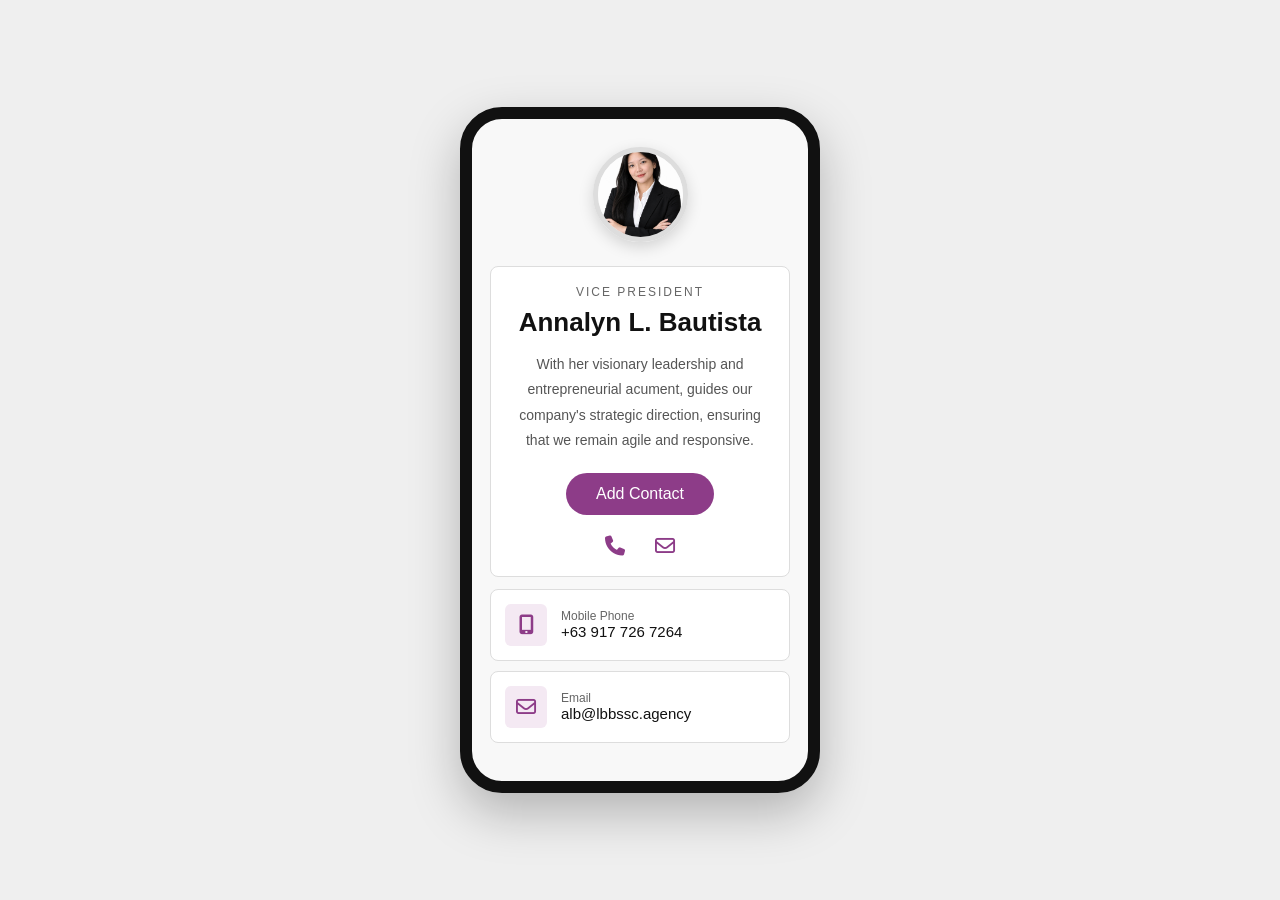
<file: sub/vpresident.html>
<!DOCTYPE html>
<html lang="en">
<head>
<meta charset="UTF-8">
<meta name="viewport" content="width=device-width, initial-scale=1.0">
<title>Vice President | Annalyn L. Bautista</title>

<link rel="stylesheet" href="https://cdnjs.cloudflare.com/ajax/libs/font-awesome/6.5.2/css/all.min.css">

<style>
*{
    margin:0;
    padding:0;
    box-sizing:border-box;
    font-family: "Poppins", sans-serif;
}

body{
    background:#efefef;
    display:flex;
    justify-content:center;
    align-items:center;
    min-height:100vh;
    padding:30px 15px;
}

.phone-frame{
    width:360px;
    background:#f8f8f8;
    border:12px solid #111;
    border-radius:42px;
    padding:28px 18px;
    box-shadow:0 20px 50px rgba(0,0,0,.25);
}

.profile{
    text-align:center;
    margin-bottom:20px;
}

.profile img{
    width:95px;
    height:95px;
    border-radius:50%;
    object-fit:cover;
    border:5px solid #ddd;
    box-shadow:0 5px 15px rgba(0,0,0,.15);
}

.card{
    background:white;
    border:1px solid #ddd;
    border-radius:8px;
    padding:18px;
    text-align:center;
}

.role{
    font-size:12px;
    letter-spacing:2px;
    color:#666;
    text-transform:uppercase;
    margin-bottom:8px;
}

.card h2{
    color:#111;
    font-size:26px;
    line-height:1.2;
    margin-bottom:14px;
}

.card p{
    color:#555;
    font-size:14px;
    line-height:1.8;
    margin-bottom:20px;
}

.btn{
    display:inline-block;
    background:#8d3c88;
    color:white;
    text-decoration:none;
    padding:12px 30px;
    border-radius:30px;
    font-weight:500;
    transition:.3s;
}

.btn:hover{
    background:#6d2d69;
}

.icons{
    display:flex;
    justify-content:center;
    gap:30px;
    margin-top:20px;
}

.icons a{
    color:#8d3c88;
    font-size:20px;
    transition:.3s;
}

.icons a:hover{
    transform:scale(1.15);
}

.info{
    margin-top:12px;
}

.info-box{
    display:flex;
    align-items:center;
    gap:14px;
    background:white;
    border:1px solid #ddd;
    border-radius:8px;
    padding:14px;
    margin-bottom:10px;
}

.icon{
    width:42px;
    height:42px;
    background:#f4e9f3;
    border-radius:6px;
    display:flex;
    align-items:center;
    justify-content:center;
    color:#8d3c88;
    font-size:20px;
}

.label{
    font-size:12px;
    color:#666;
}

.value{
    font-size:15px;
    color:#111;
    word-break:break-word;
}

@media(max-width:420px){
    .phone-frame{
        width:100%;
        border-width:8px;
        border-radius:30px;
    }

    .card h2{
        font-size:22px;
    }
}
</style>
</head>
<body>

<div class="phone-frame">

    <div class="profile">
        <img src="../images/vpresident.jpg" alt="Annalyn L. Bautista">
    </div>

    <div class="card">

        <div class="role">Vice President</div>

        <h2>Annalyn L. Bautista</h2>

        <p>
            With her visionary leadership and entrepreneurial acument, guides our company's strategic direction, ensuring that we remain agile and responsive.
        </p>

        <a href="#contact" class="btn">Add Contact</a>

        <div class="icons">
            <a href="tel:+639177267264"><i class="fa-solid fa-phone"></i></a>
            <a href="mailto:alb@lbbssc.agency">
                <i class="fa-regular fa-envelope"></i>
            </a>
        </div>

    </div>

    <div class="info" id="contact">

        <div class="info-box">
            <div class="icon">
                <i class="fa-solid fa-mobile-screen-button"></i>
            </div>
            <div>
                <div class="label">Mobile Phone</div>
                <div class="value">+63 917 726 7264</div>
            </div>
        </div>

        <div class="info-box">
            <div class="icon">
                <i class="fa-regular fa-envelope"></i>
            </div>
            <div>
                <div class="label">Email</div>
                <div class="value">alb@lbbssc.agency</div>
            </div>
        </div>

    </div>

</div>

</body>
</html>
</file>
<file: style.css>
:root{
  --ink:#111113;
  --deep:#171719;
  --red:#d7192e;
  --red-dark:#a80f20;
  --cream:#f5f3ef;
  --paper:#fbfaf8;
  --muted:#737277;
  --line:#dedbd5;
  --white:#fff;
  --max:1180px;
}
*{box-sizing:border-box}
html{scroll-behavior:smooth}
body{margin:0;background:var(--paper);color:var(--ink);font-family:Inter,Arial,sans-serif;line-height:1.65}
a{color:inherit;text-decoration:none}
.container{width:min(var(--max),calc(100% - 48px));margin:auto}
.site-header{position:sticky;top:0;z-index:50;background:rgba(17,17,19,.96);backdrop-filter:blur(12px);border-bottom:1px solid rgba(255,255,255,.08)}
.nav-wrap{height:82px;display:flex;align-items:center;justify-content:space-between}
.brand{display:flex;align-items:center;gap:12px;color:#fff}
.brand img{width:50px;height:50px;object-fit:contain}
.brand-text{display:flex;flex-direction:column;line-height:1.1}
.brand-text strong{font-family:Montserrat,sans-serif;font-size:13px;letter-spacing:.12em}
.brand-text span{font-size:8px;letter-spacing:.15em;color:#bdbbc0;margin-top:4px}
.nav{display:flex;align-items:center;gap:32px;color:#ddd;font-size:13px;font-weight:600}
.nav a:hover{color:#fff}
.nav-cta{border:1px solid #555;padding:10px 17px;border-radius:2px}
.menu-toggle{display:none;background:none;border:0;color:#fff;font-size:27px}
.hero{position:relative;overflow:hidden;background:var(--ink);color:#fff;min-height:690px;display:flex;align-items:center}
.hero-grid{position:absolute;inset:0;opacity:.22;background-image:linear-gradient(rgba(255,255,255,.06) 1px,transparent 1px),linear-gradient(90deg,rgba(255,255,255,.06) 1px,transparent 1px);background-size:70px 70px;mask-image:linear-gradient(90deg,black,transparent 82%)}
.hero:after{content:"";position:absolute;right:-10%;top:-25%;width:700px;height:700px;border:1px solid rgba(215,25,46,.35);border-radius:50%;box-shadow:0 0 0 70px rgba(215,25,46,.03),0 0 0 140px rgba(215,25,46,.02)}
.hero-content{position:relative;z-index:2;display:grid;grid-template-columns:1.25fr .75fr;align-items:center;gap:40px;padding:95px 0}
.eyebrow,.section-kicker{font-size:11px;letter-spacing:.22em;font-weight:800;color:var(--red)}
.eyebrow span{display:inline-block;width:28px;height:2px;background:var(--red);vertical-align:middle;margin-right:10px}
.hero h1{font-family:Montserrat,sans-serif;font-size:clamp(42px,5.4vw,76px);line-height:1.02;letter-spacing:-.045em;margin:22px 0 25px;max-width:780px}
.hero h1 em{font-style:normal;color:#ef3349}
.hero-lead{font-size:17px;color:#c7c6ca;max-width:690px}
.hero-actions{display:flex;gap:13px;margin:34px 0 46px;flex-wrap:wrap}
.btn{display:inline-flex;align-items:center;justify-content:center;gap:24px;padding:14px 20px;font-weight:700;font-size:13px;border:1px solid transparent;transition:.2s ease}
.btn-primary{background:var(--red);color:#fff}
.btn-primary:hover{background:#ef233b;transform:translateY(-2px)}
.btn-ghost{border-color:#5b5b61;color:#fff}
.btn-ghost:hover{border-color:#fff}
.btn-outline-light{border-color:#666;color:#fff}
.btn-outline-light:hover{border-color:#fff}
.hero-points{display:flex;gap:38px}
.hero-points div{display:flex;gap:10px;align-items:flex-start}
.hero-points b{font-family:Montserrat;color:#ef3349;font-size:12px}
.hero-points span{font-size:11px;color:#aeadb3;text-transform:uppercase;letter-spacing:.08em;line-height:1.35}
.hero-emblem{position:relative;display:grid;place-items:center;min-height:440px}
.hero-emblem img{position:relative;width:min(330px,75%);opacity:.95;filter:drop-shadow(0 25px 40px rgba(0,0,0,.55))}
.emblem-ring{position:absolute;width:390px;height:390px;border:1px solid rgba(255,255,255,.11);border-radius:50%}
.emblem-caption{position:absolute;bottom:20px;color:#77777d;font-size:9px;letter-spacing:.35em}
.trust-strip{background:var(--red);color:#fff}
.strip-inner{min-height:54px;display:flex;align-items:center;justify-content:space-between;gap:16px;font-size:9px;letter-spacing:.16em;font-weight:800}
.strip-inner i{width:4px;height:4px;background:#fff;border-radius:50%;opacity:.65}
.section{padding:110px 0}
.two-col{display:grid;grid-template-columns:.9fr 1.1fr;gap:100px}
h2{font-family:Montserrat,sans-serif;font-size:clamp(32px,4vw,52px);line-height:1.08;letter-spacing:-.04em;margin:10px 0}
h2 span{color:var(--red)}
.section-copy{font-size:15px;color:#666}
.section-copy .lead{font-size:20px;line-height:1.55;color:#29282b;margin-top:0}
.signature-line{display:grid;grid-template-columns:70px auto;column-gap:13px;margin-top:35px;align-items:center;color:#242326}
.signature-line span{grid-row:span 2;width:60px;height:1px;background:var(--red)}
.signature-line strong{font-family:Montserrat;font-size:12px;letter-spacing:.1em}
.signature-line small{font-size:8px;letter-spacing:.12em;color:#999}
.services{background:#eeeae4}
.section-heading{display:flex;justify-content:space-between;gap:60px;align-items:flex-end;margin-bottom:48px}
.section-heading>p{max-width:380px;color:#6c6a6d;font-size:14px}
.service-grid{display:grid;grid-template-columns:repeat(4,1fr);gap:1px;background:#d4d0ca}
.service-card{background:#f8f6f2;padding:30px 26px;min-height:330px;position:relative;transition:.25s}
.service-card:hover{transform:translateY(-5px);box-shadow:0 20px 40px rgba(0,0,0,.08);z-index:2}
.service-card.featured{background:var(--ink);color:#fff}
.service-number{position:absolute;right:22px;top:23px;color:#aaa;font-size:10px;font-weight:800}
.service-card.featured .service-number{color:#777}
.icon{font-size:27px;color:var(--red);margin:20px 0 35px}
.service-card h3{font-family:Montserrat;font-size:19px;margin:0 0 12px}
.service-card p{font-size:13px;color:#727074;line-height:1.6}
.featured p{color:#a8a7ab}
.service-card a{position:absolute;bottom:25px;font-size:11px;font-weight:800;color:var(--red)}
.editable-note{font-size:10px;color:#89868a;margin:18px 0 0}
.dark-section{background:var(--ink);color:#fff}
.approach-grid{display:grid;grid-template-columns:.9fr 1.1fr;gap:110px}
.section-kicker.light{color:#ef3349}
.approach-intro>p:last-child{color:#a6a5aa;max-width:480px}
.principles{border-top:1px solid #353538}
.principle{display:grid;grid-template-columns:55px 1fr;gap:15px;padding:25px 0;border-bottom:1px solid #353538}
.principle>span{font-family:Montserrat;color:#ef3349;font-size:12px}
.principle h3{margin:0 0 5px;font-family:Montserrat;font-size:18px}
.principle p{margin:0;color:#9c9ba0;font-size:13px}
.values{background:var(--paper)}
.centered{text-align:center;display:block;margin-bottom:55px}
.value-grid{display:grid;grid-template-columns:repeat(4,1fr);gap:40px}
.value{border-top:1px solid var(--line);padding-top:20px}
.value span{font-family:Montserrat;color:var(--red);font-size:11px}
.value h3{font-family:Montserrat;font-size:18px;margin:13px 0 8px}
.value p{font-size:13px;color:#737177}
.cta-section{background:linear-gradient(135deg,#161618 0%,#242326 100%);padding:75px 0;color:#fff}
.cta-box{display:flex;align-items:center;justify-content:space-between;gap:60px}
.cta-box h2{margin-top:5px}
.cta-box>div:first-child>p:last-child{color:#aaa;max-width:560px}
.contact-actions{display:flex;gap:10px;align-items:center;flex-wrap:wrap;justify-content:flex-end}
.contact-actions small{width:100%;color:#777;font-size:9px;text-align:right}
footer{background:#0e0e0f;color:#8e8d92}
.footer-main{display:flex;justify-content:space-between;align-items:center;padding:42px 0;border-bottom:1px solid #29292b}
.footer-brand{display:flex;align-items:center;gap:13px;color:#fff}
.footer-brand img{width:45px;height:45px}
.footer-brand div{display:flex;flex-direction:column;line-height:1.2}
.footer-brand strong{font-family:Montserrat;font-size:11px;letter-spacing:.1em}
.footer-brand span{font-size:7px;letter-spacing:.14em;margin-top:4px}
.footer-links{display:flex;gap:25px;font-size:11px}
.footer-links a:hover{color:#fff}
.footer-bottom{display:flex;justify-content:space-between;padding:20px 0;font-size:9px;letter-spacing:.08em}
@media(max-width:900px){
  .nav{display:none}.menu-toggle{display:block}.nav.open{display:flex;position:absolute;top:82px;left:0;right:0;background:#111113;padding:20px 24px;flex-direction:column;align-items:stretch;gap:10px}.nav.open a{padding:10px}
  .hero-content,.two-col,.approach-grid{grid-template-columns:1fr}.hero{min-height:auto}.hero-content{padding:75px 0 90px}.hero-emblem{min-height:300px}.emblem-ring{width:280px;height:280px}.hero-emblem img{width:220px}
  .service-grid{grid-template-columns:1fr 1fr}.value-grid{grid-template-columns:1fr 1fr}.section-heading{display:block}.section-heading>p{margin-top:20px}.cta-box{display:block}.contact-actions{justify-content:flex-start;margin-top:30px}.contact-actions small{text-align:left}
}
@media(max-width:560px){
  .container{width:min(var(--max),calc(100% - 30px))}.brand-text{display:none}.hero h1{font-size:42px}.hero-points{gap:15px;justify-content:space-between}.hero-points span{font-size:9px}.service-grid,.value-grid{grid-template-columns:1fr}.section{padding:75px 0}.two-col,.approach-grid{gap:40px}.footer-main,.footer-bottom{display:block}.footer-links{margin-top:25px;flex-wrap:wrap}.footer-bottom span{display:block;margin:7px 0}.strip-inner{overflow:hidden;justify-content:flex-start;white-space:nowrap}.strip-inner i{flex:0 0 auto}
}
</file>
